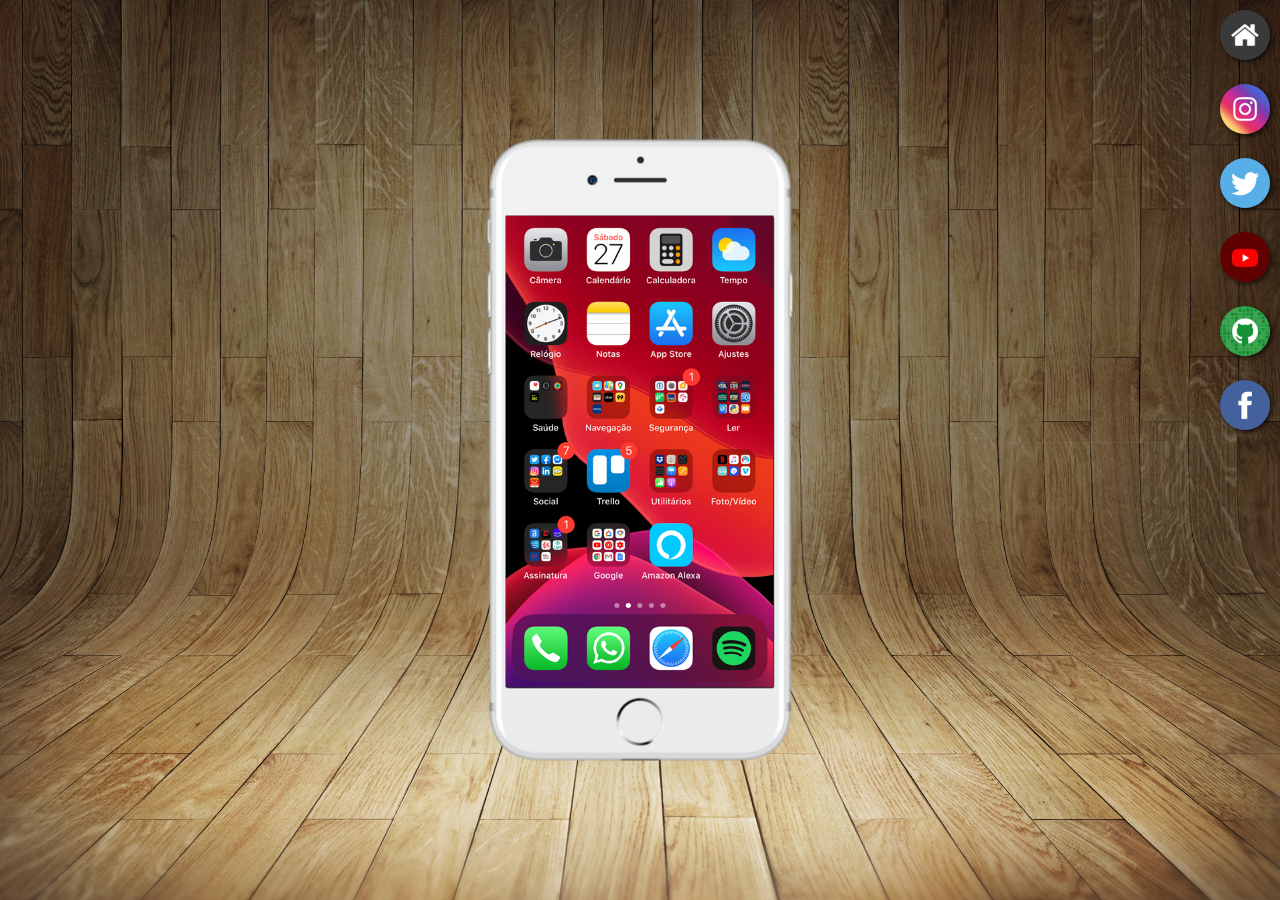
<file: redesocial/index.html>
<!DOCTYPE html>
<html lang="pt-br">
<head>
    <meta charset="UTF-8">
    <meta http-equiv="X-UA-Compatible" content="IE=edge">
    <meta name="viewport" content="width=device-width, initial-scale=1.0">
    <title>Document</title>
    <link rel="shortcut icon" href="favicon.ico" type="image/x-icon">
    <link rel="stylesheet" href="estilo/style.css">

</head>
<body>
    <main>
        <section id="telefone">
            <iframe src="home.html" name="tela" id="tela" frameborder="0"></iframe>

        </section>
        <section id="rede">
            <a href="home.html" target="tela"><img src="imagens/logo-home.jpg" alt="Home"></a><br>
            <a href="instagram.html" target="tela"><img src="imagens/logo-instagram.jpg" alt="Instagram"></a><br>
            <a href="twitter.html" target="tela"><img src="imagens/logo-twitter.jpg" alt="Twitter"></a><br>
            <a href="youtube.html" target="tela"><img src="imagens/logo-youtube.jpg" alt="YouTube"></a><br>
            <a href="github.html" target="tela"><img src="imagens/logo-github.jpg" alt="GitHub"></a><br>
            <a href="facebook.html" target="tela"><img src="imagens/logo-facebook.jpg" alt="Facebook"></a>

        </section>
    </main>
    
</body>
</html>
</file>
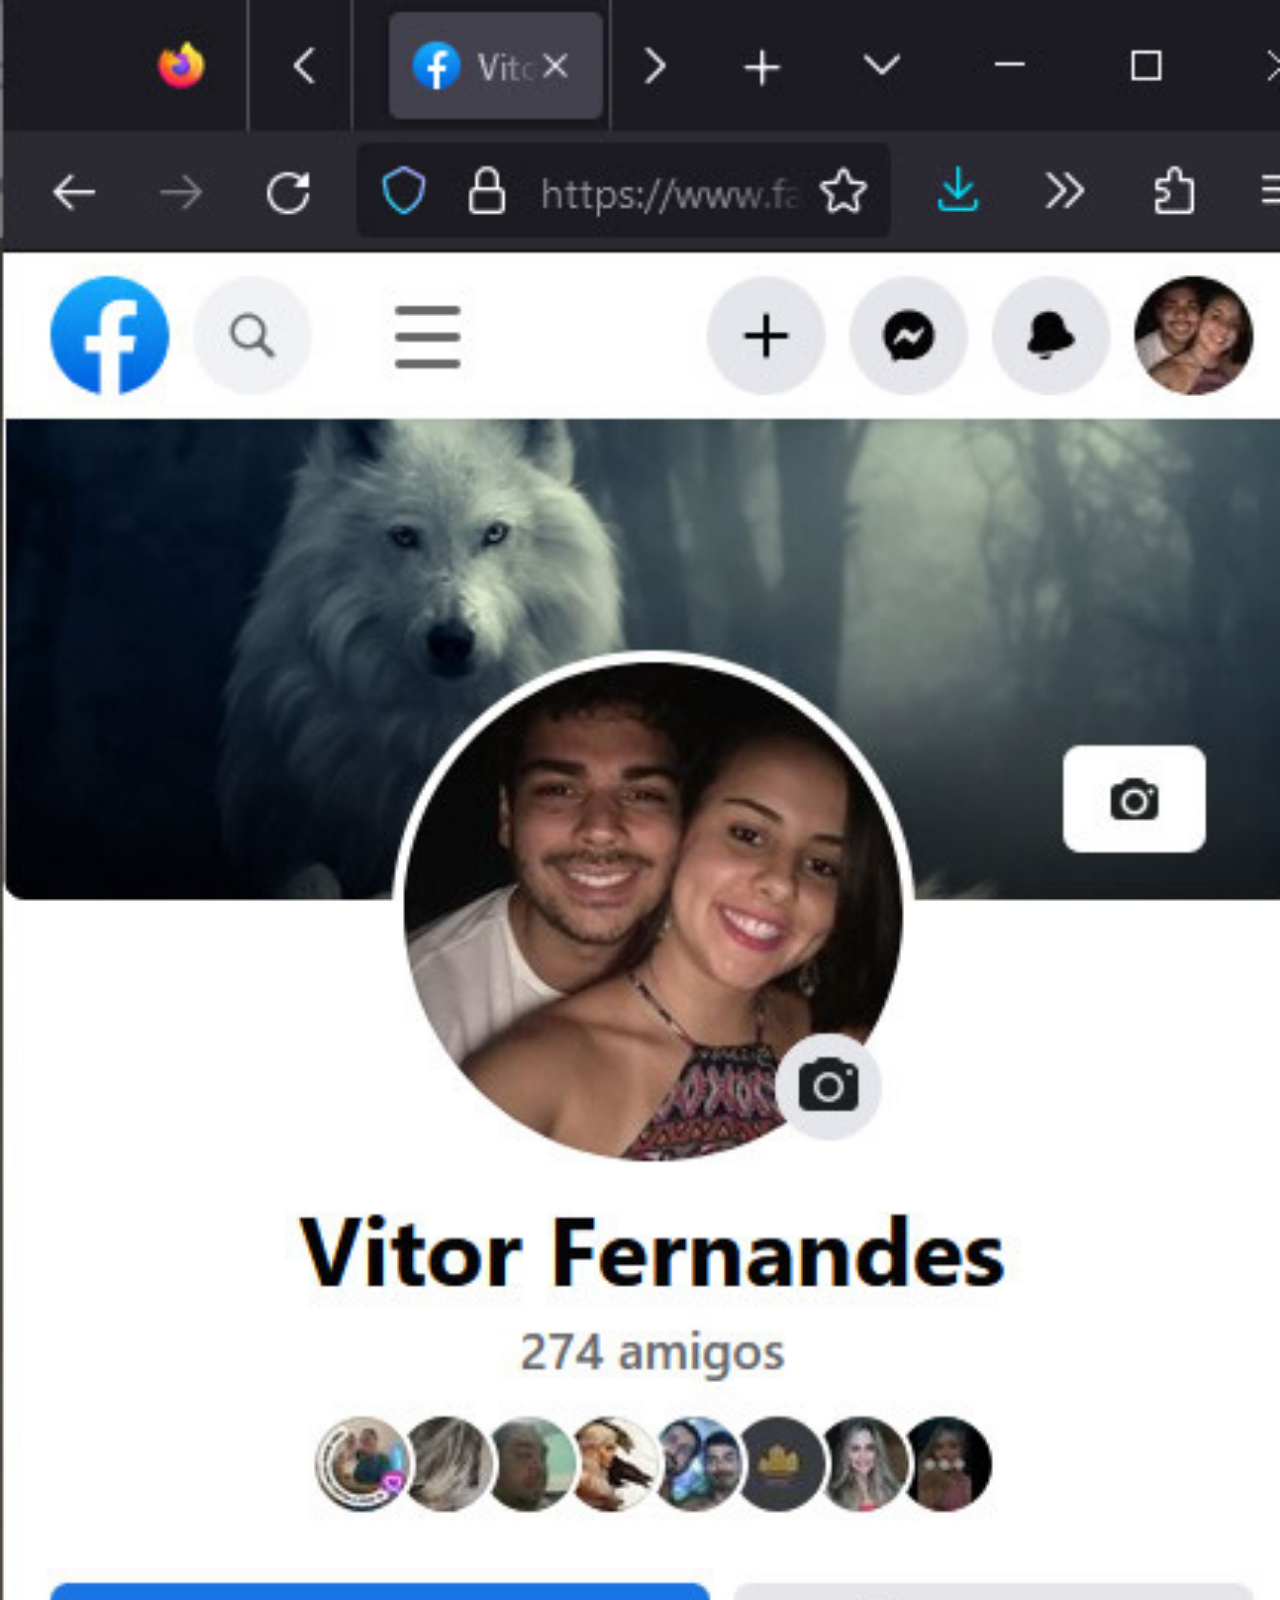
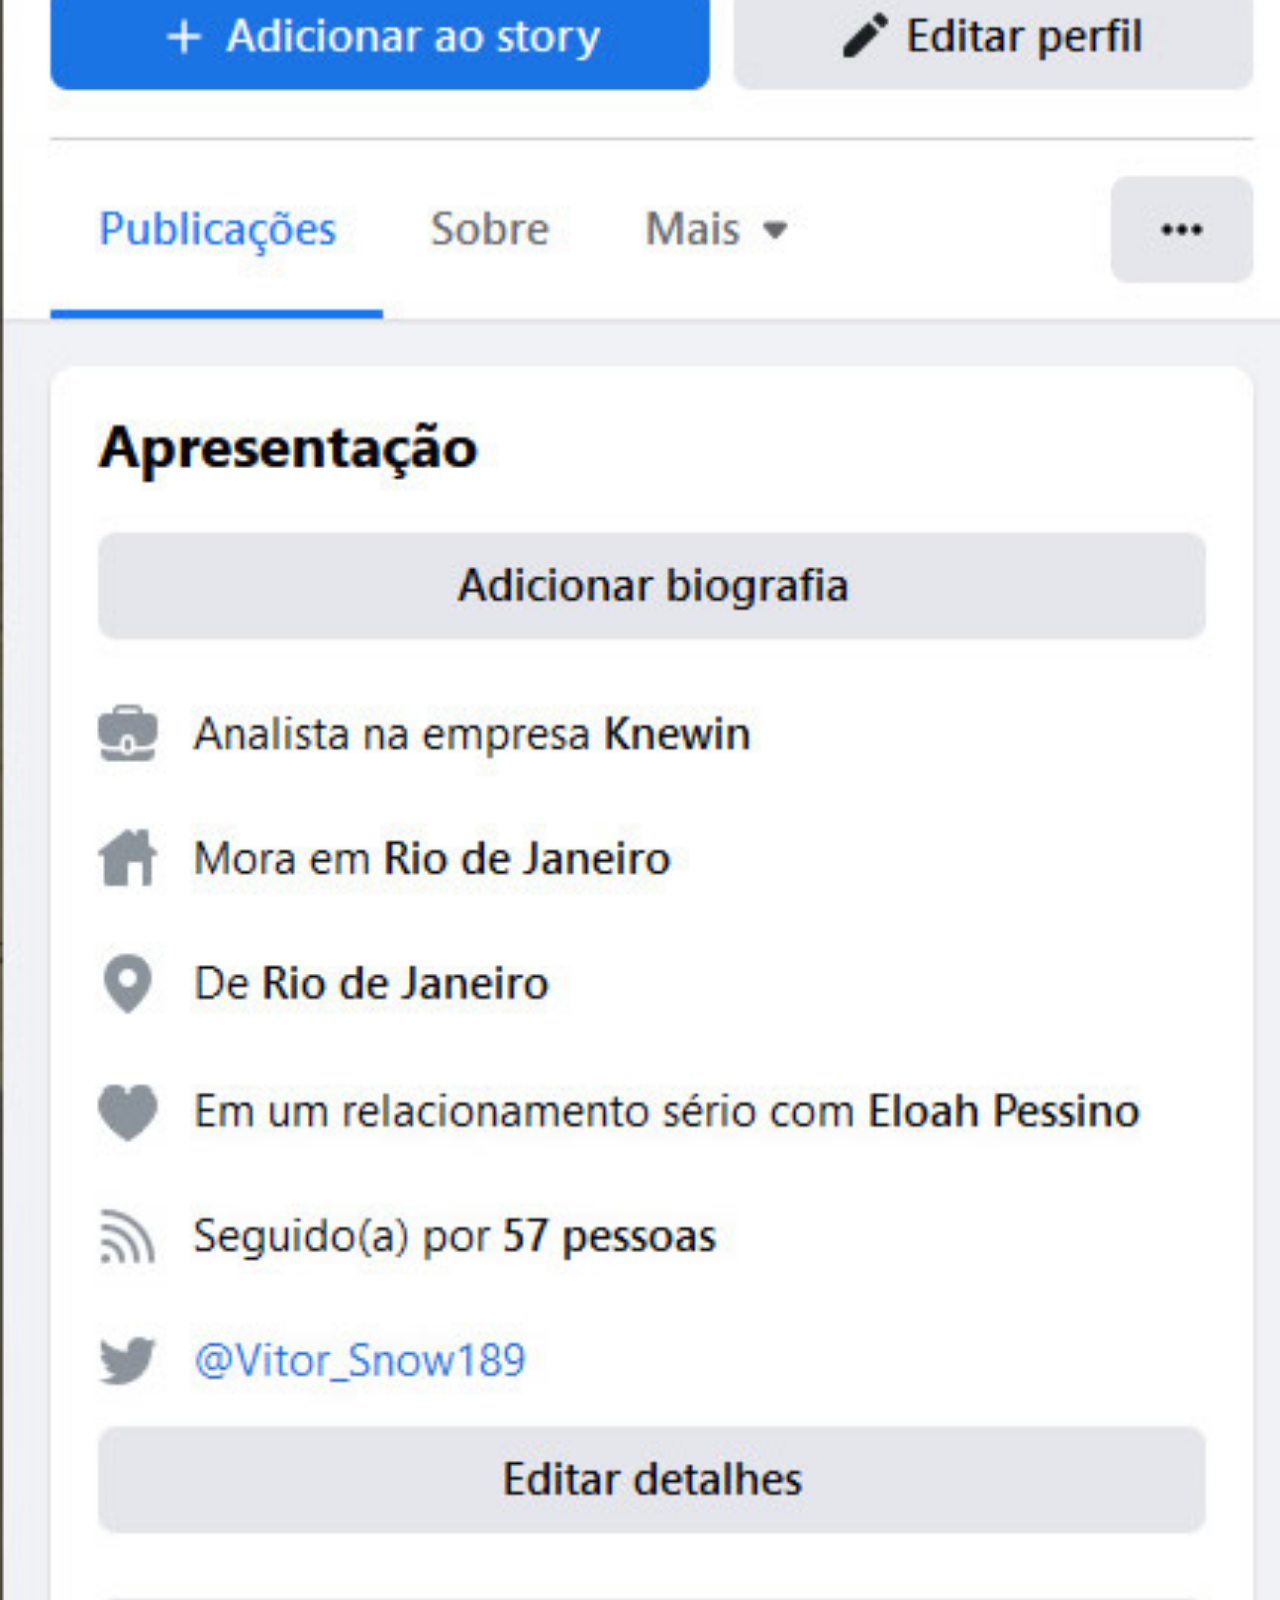
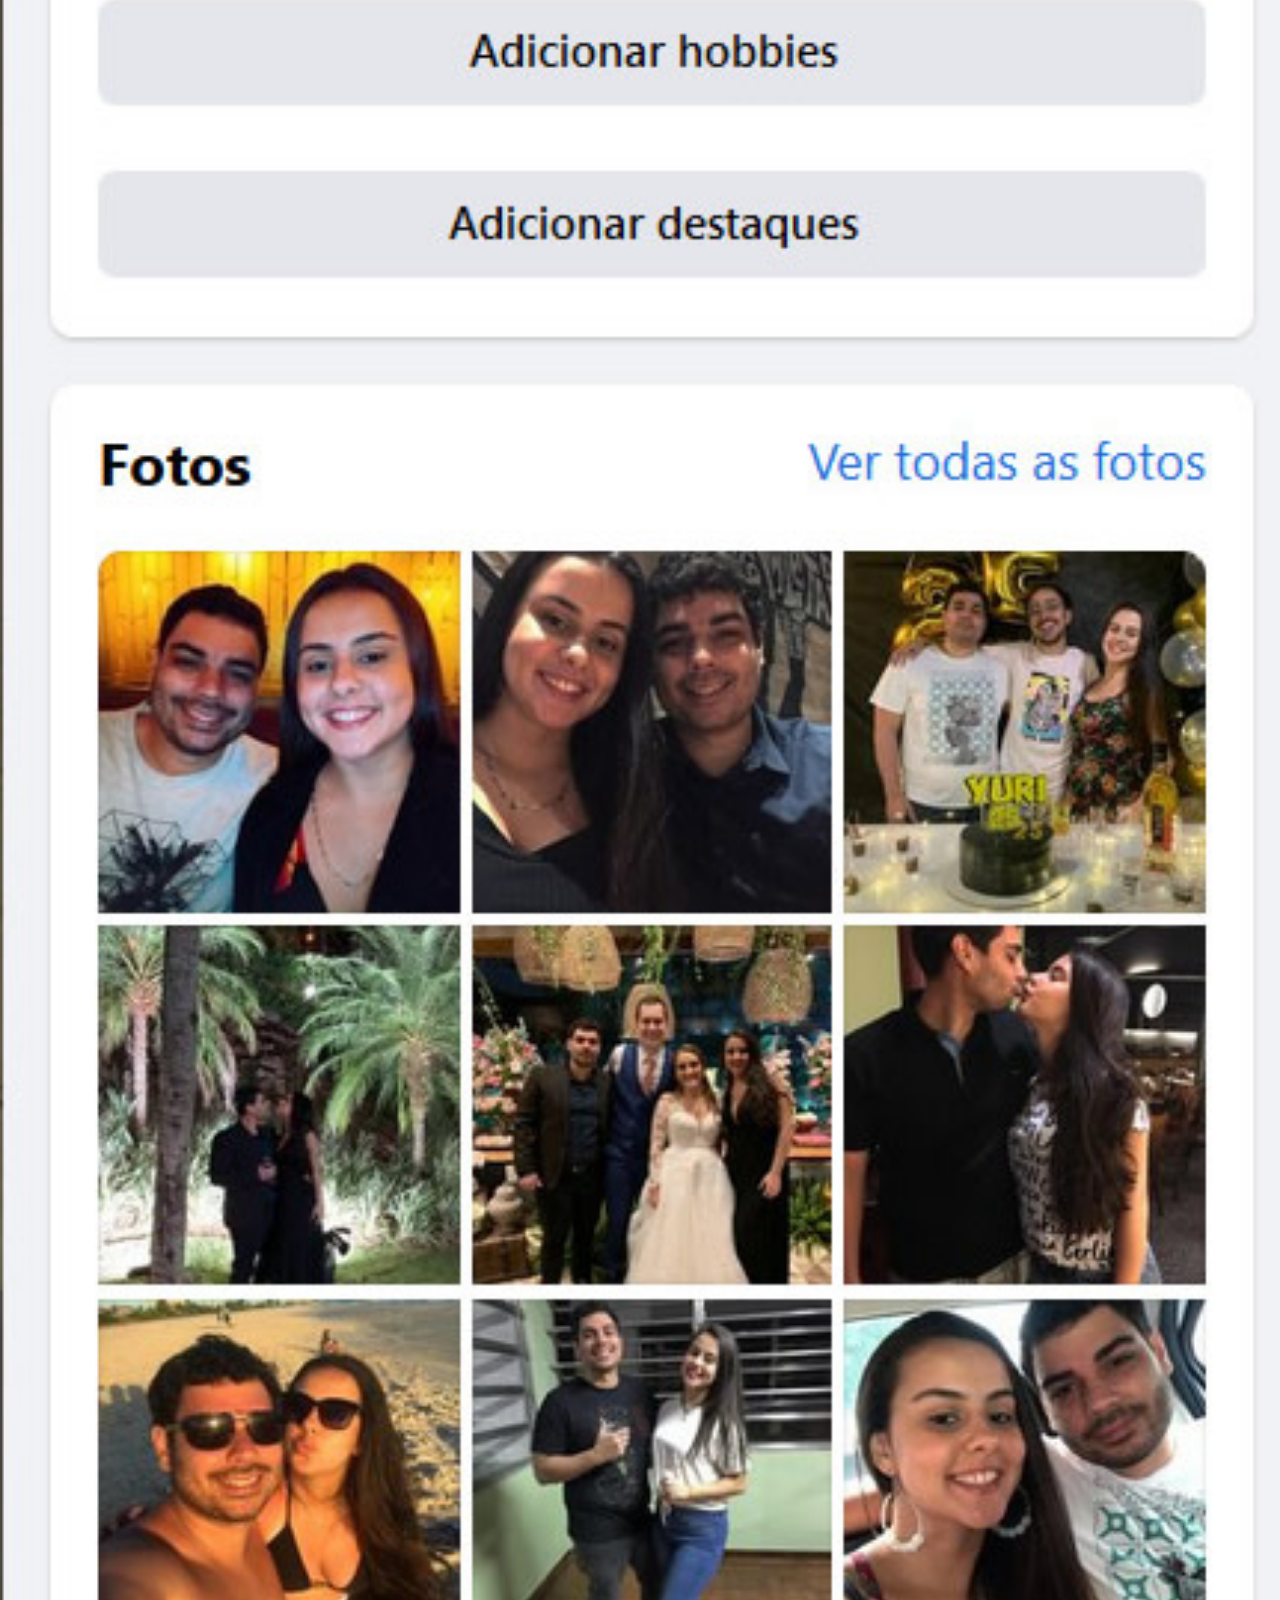
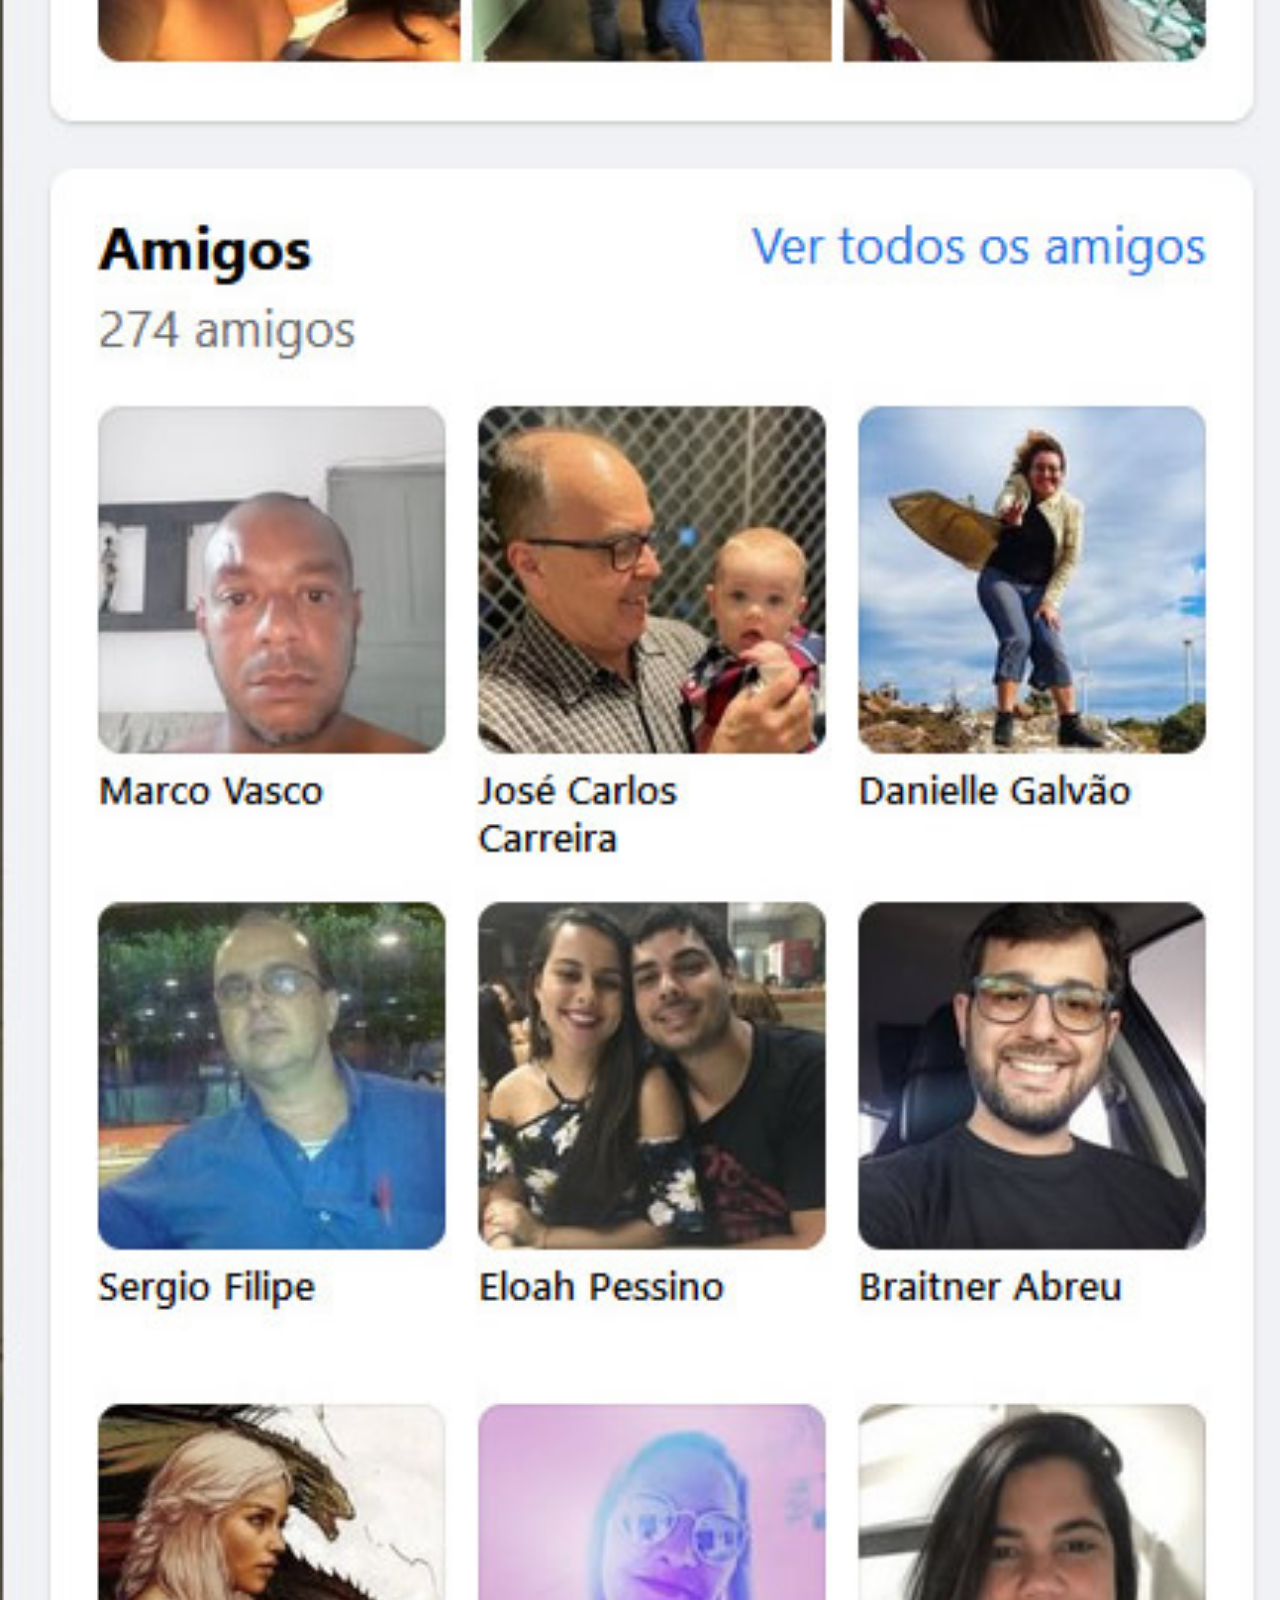
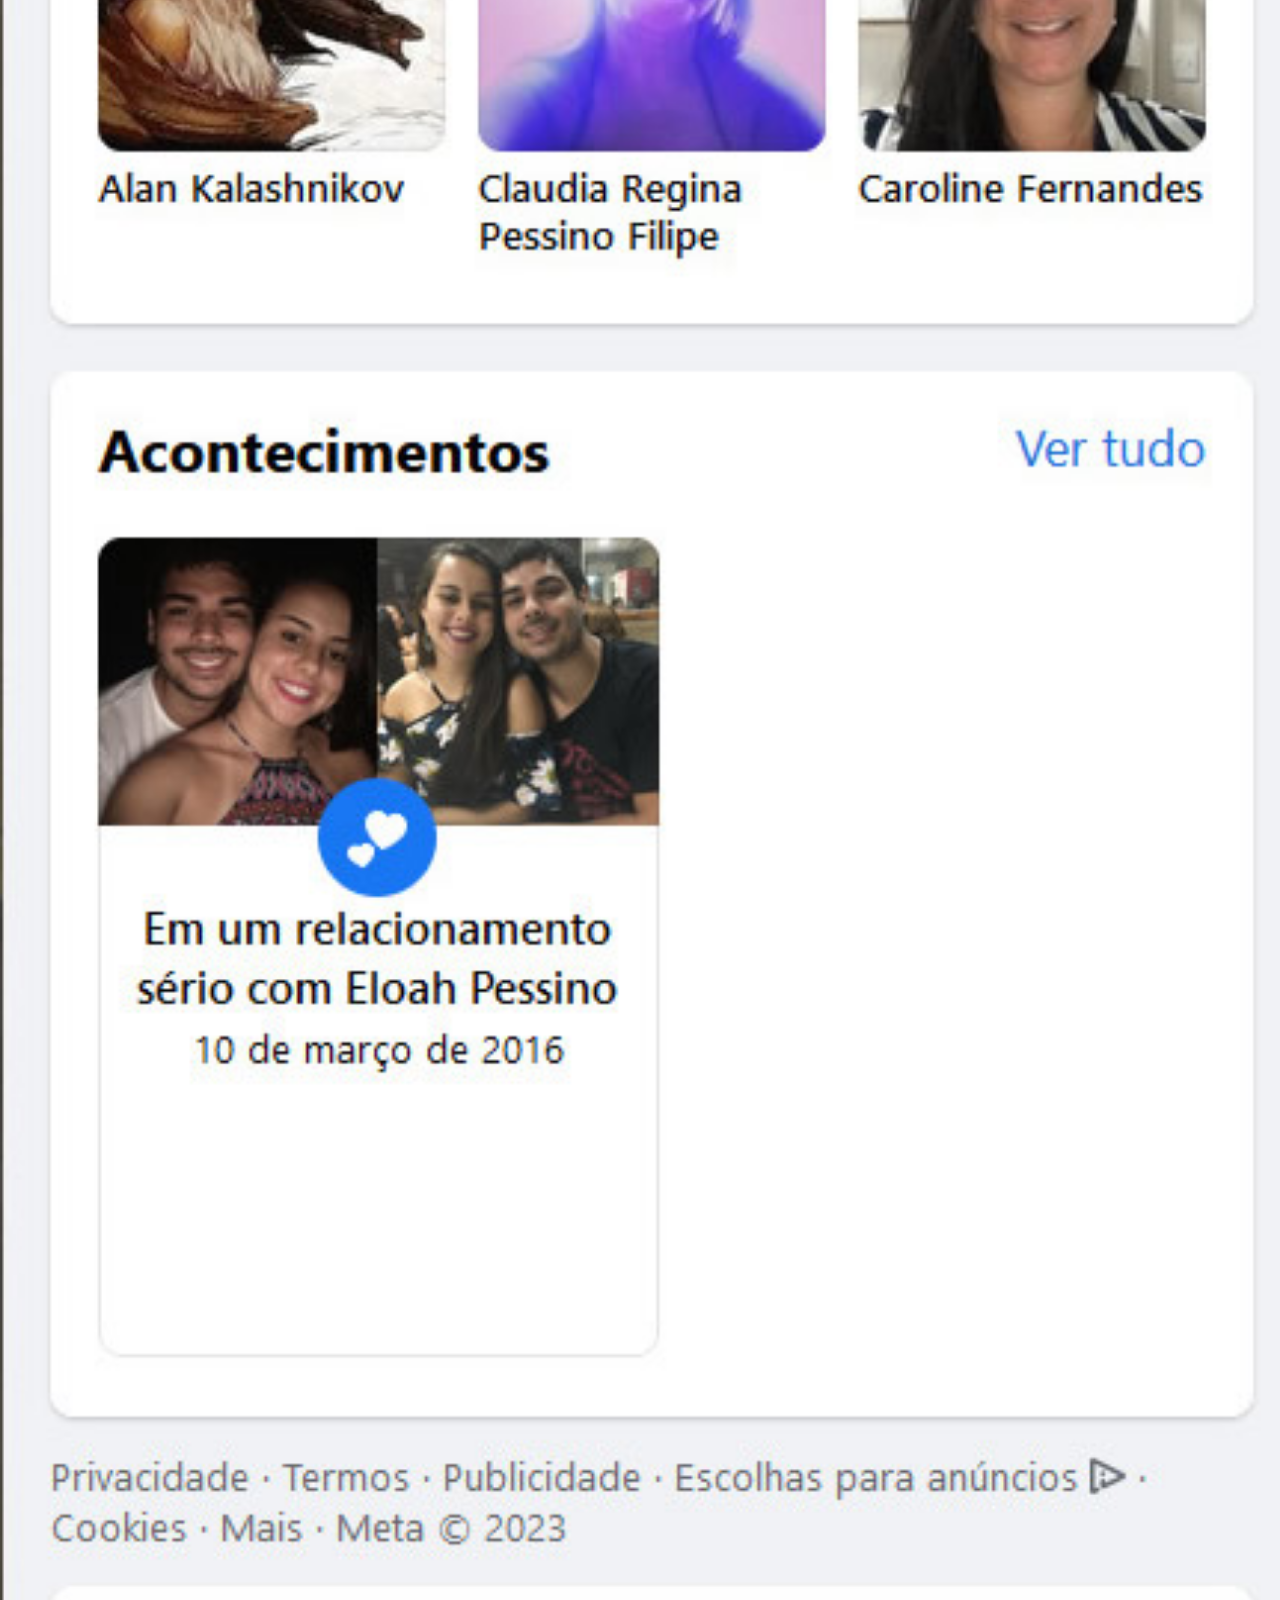
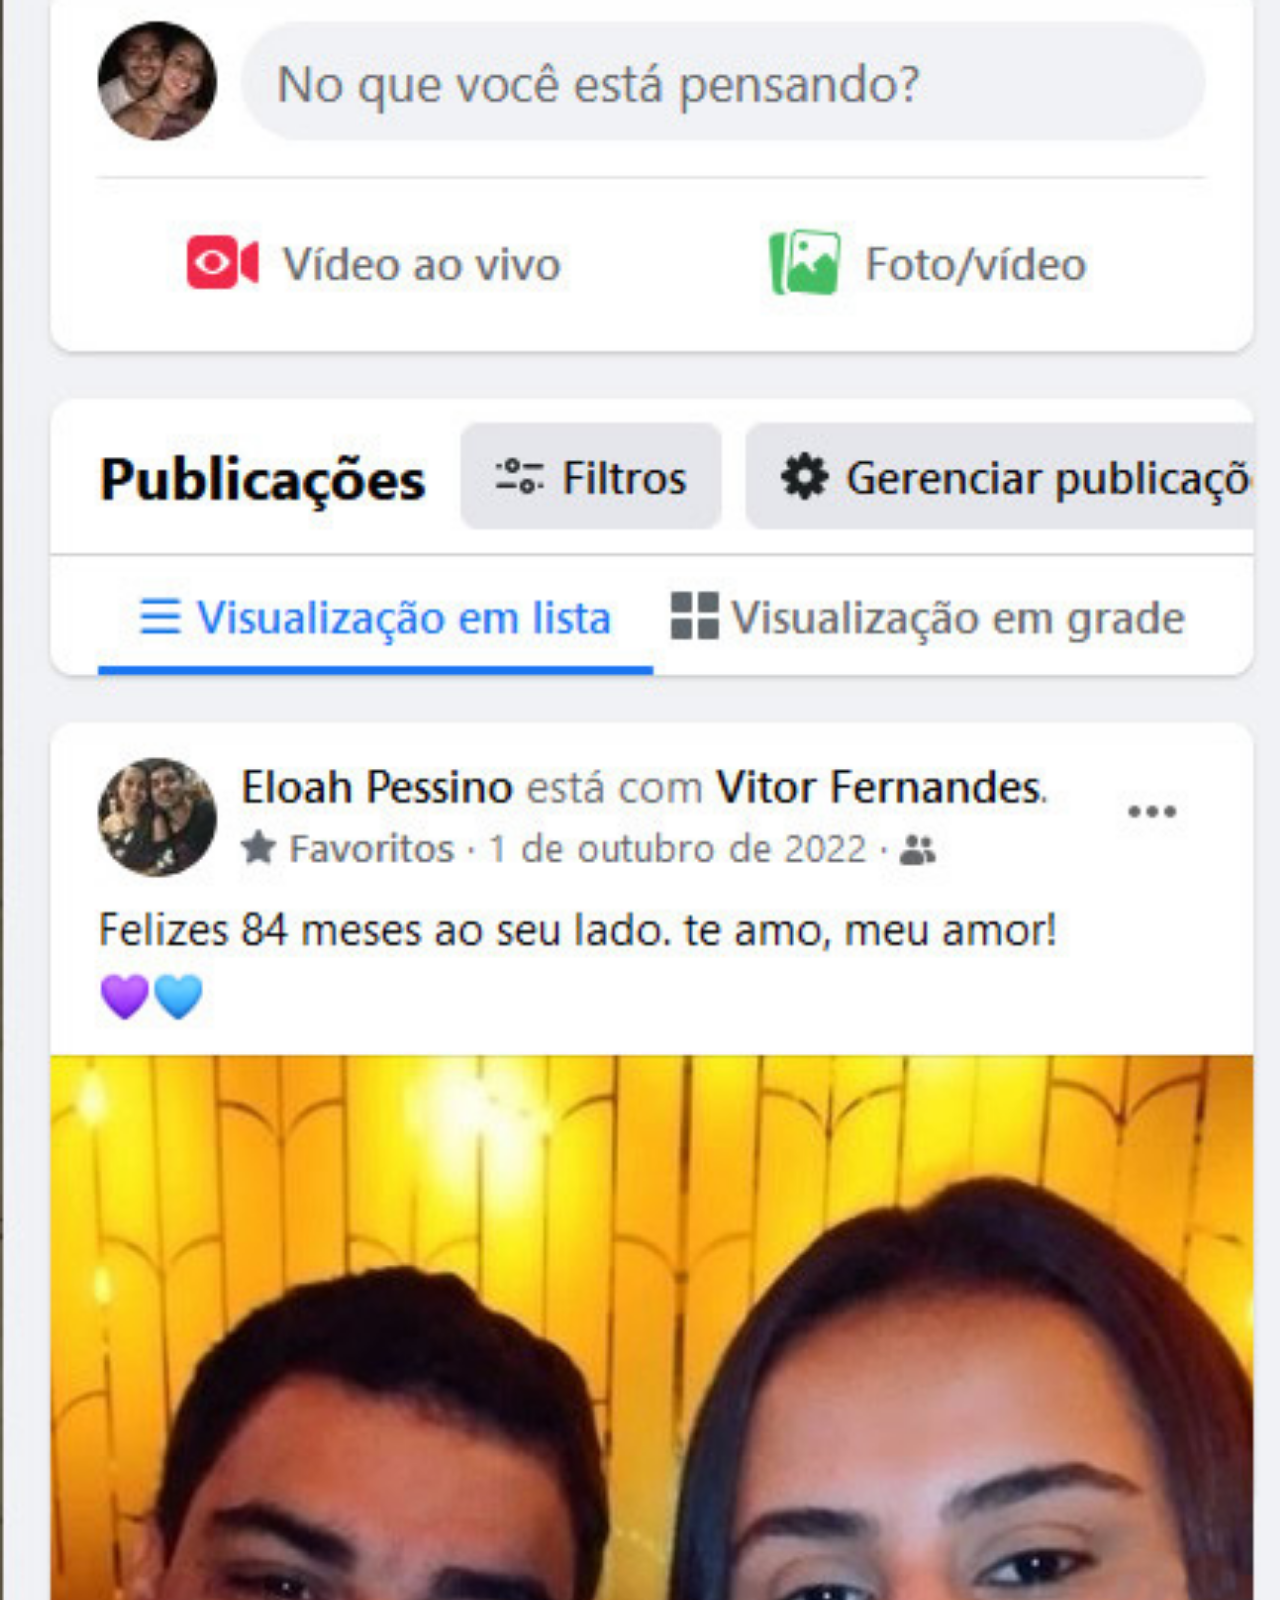
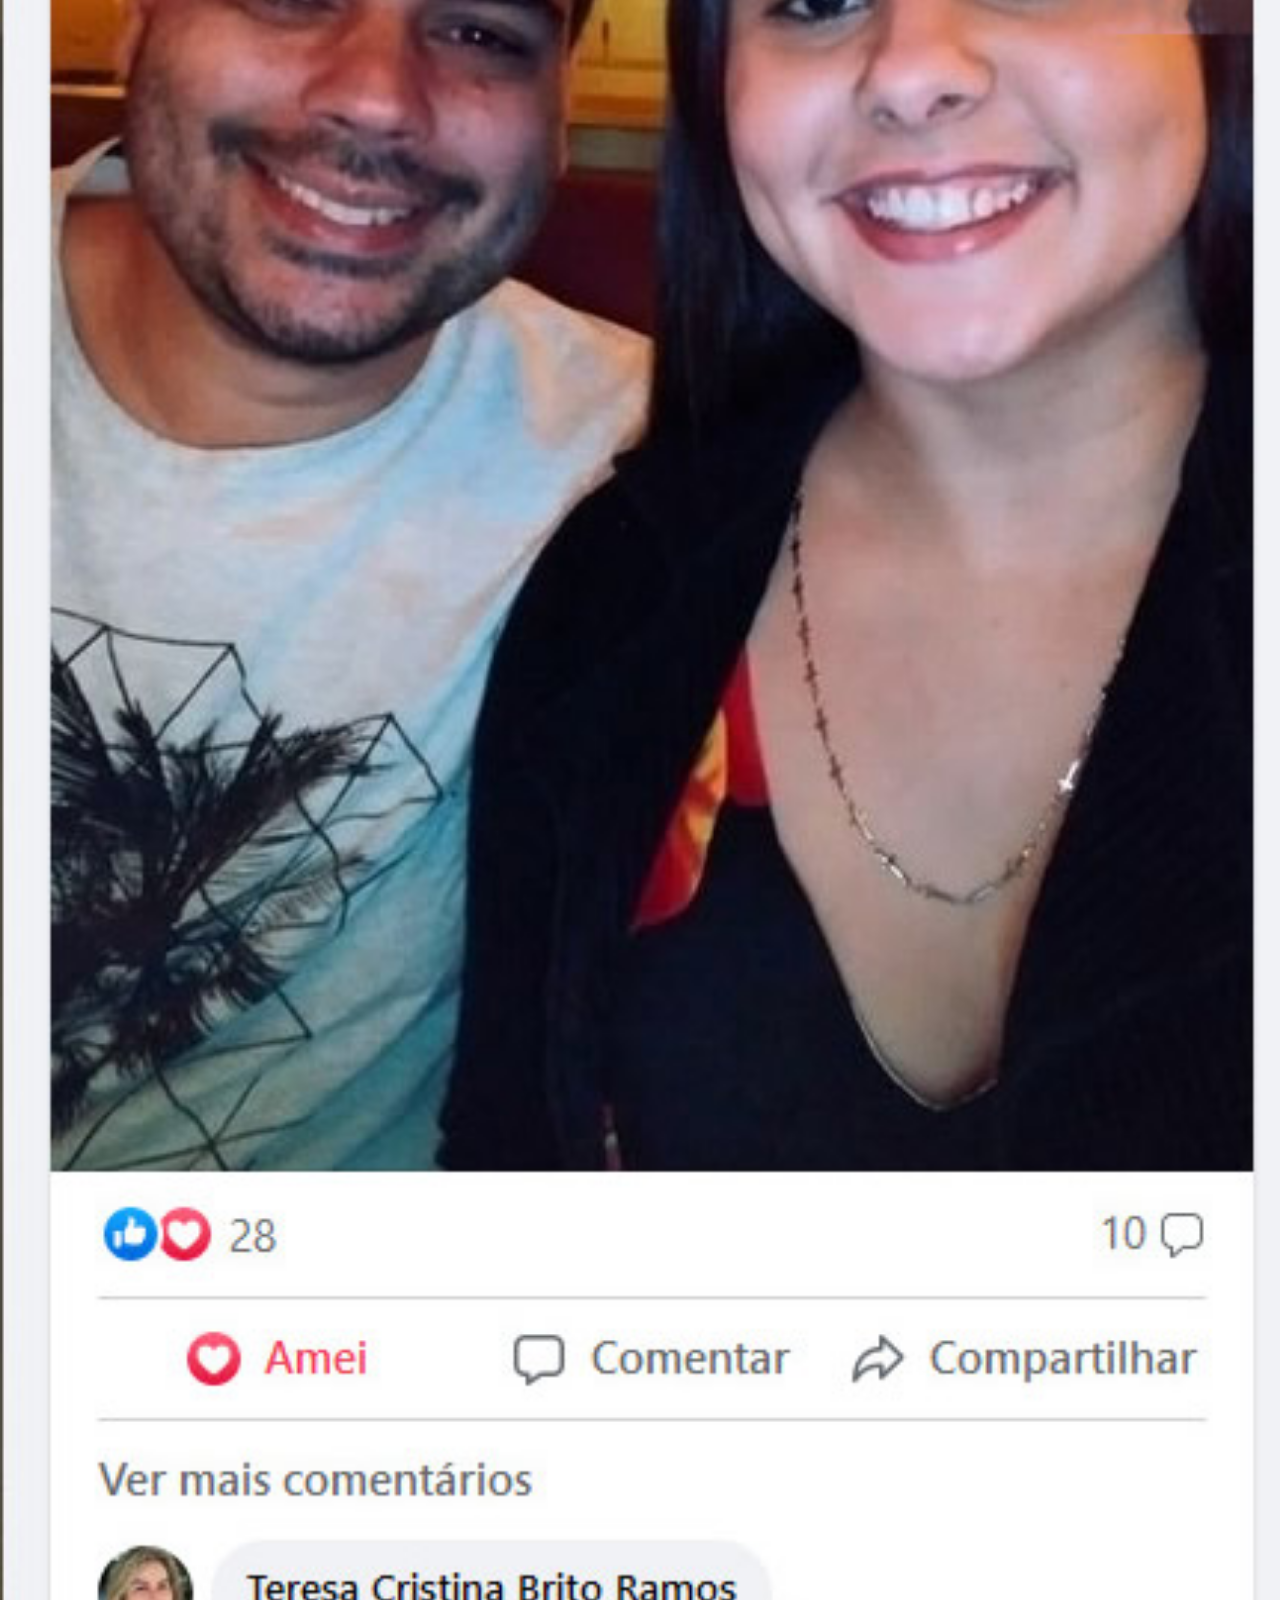
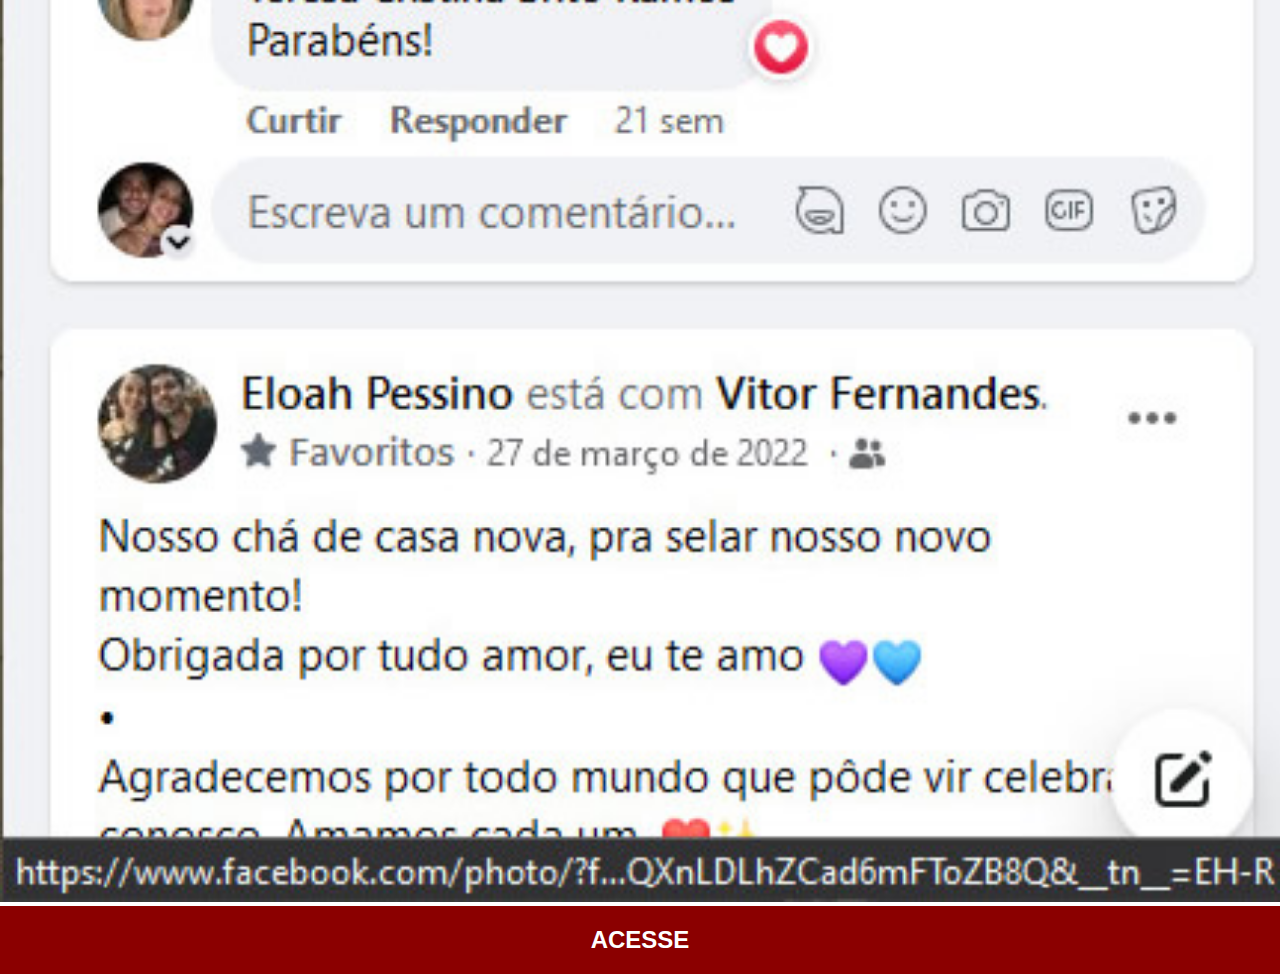
<file: redesocial/facebook.html>
<!DOCTYPE html>
<html lang="pt-br">
<head>
    <meta charset="UTF-8">
    <meta http-equiv="X-UA-Compatible" content="IE=edge">
    <meta name="viewport" content="width=device-width, initial-scale=1.0">
    <title>Facebook</title>
    <link rel="stylesheet" href="estilo/social.css">
</head>
<body>
    <img src="imagens/face.jpg" alt="Facebook">
    <a href="https://www.facebook.com/vitor.fernandes.5473/" target="_blank">ACESSE</a>
</body>
</html>
</file>
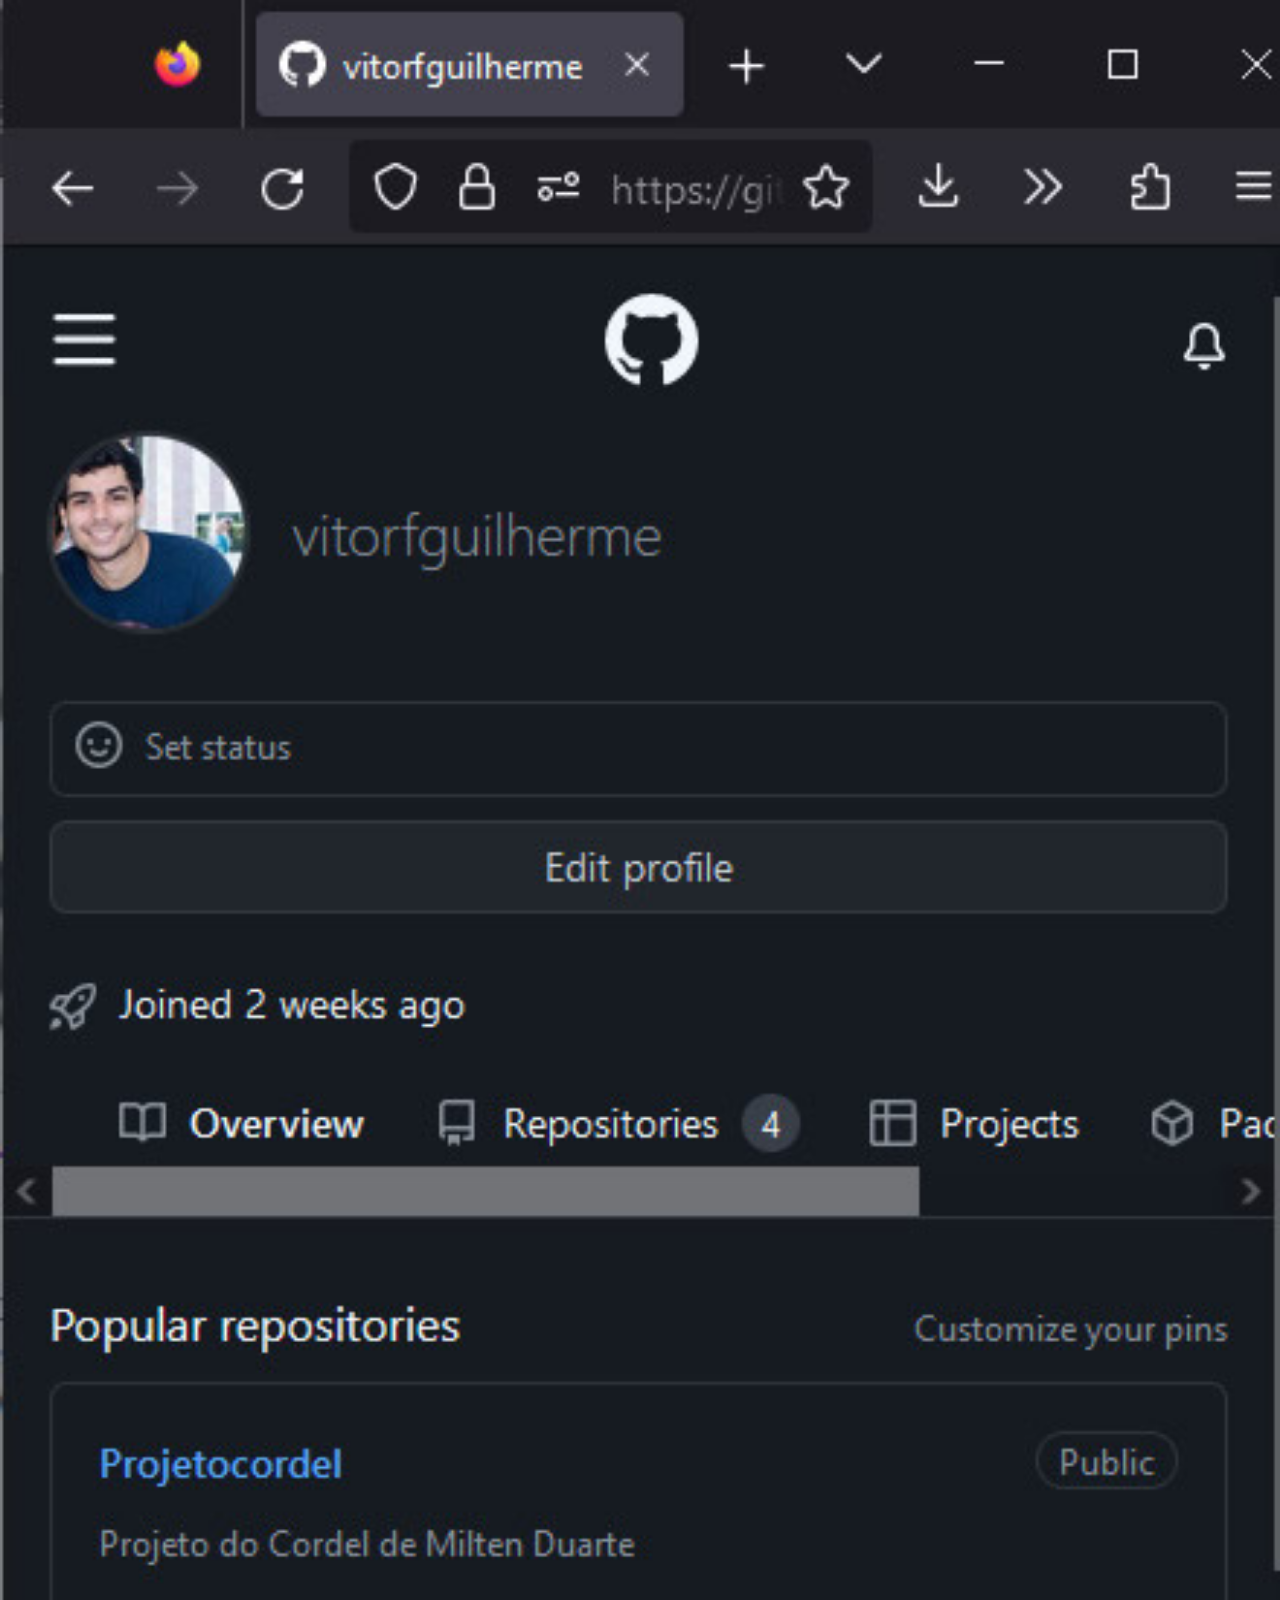
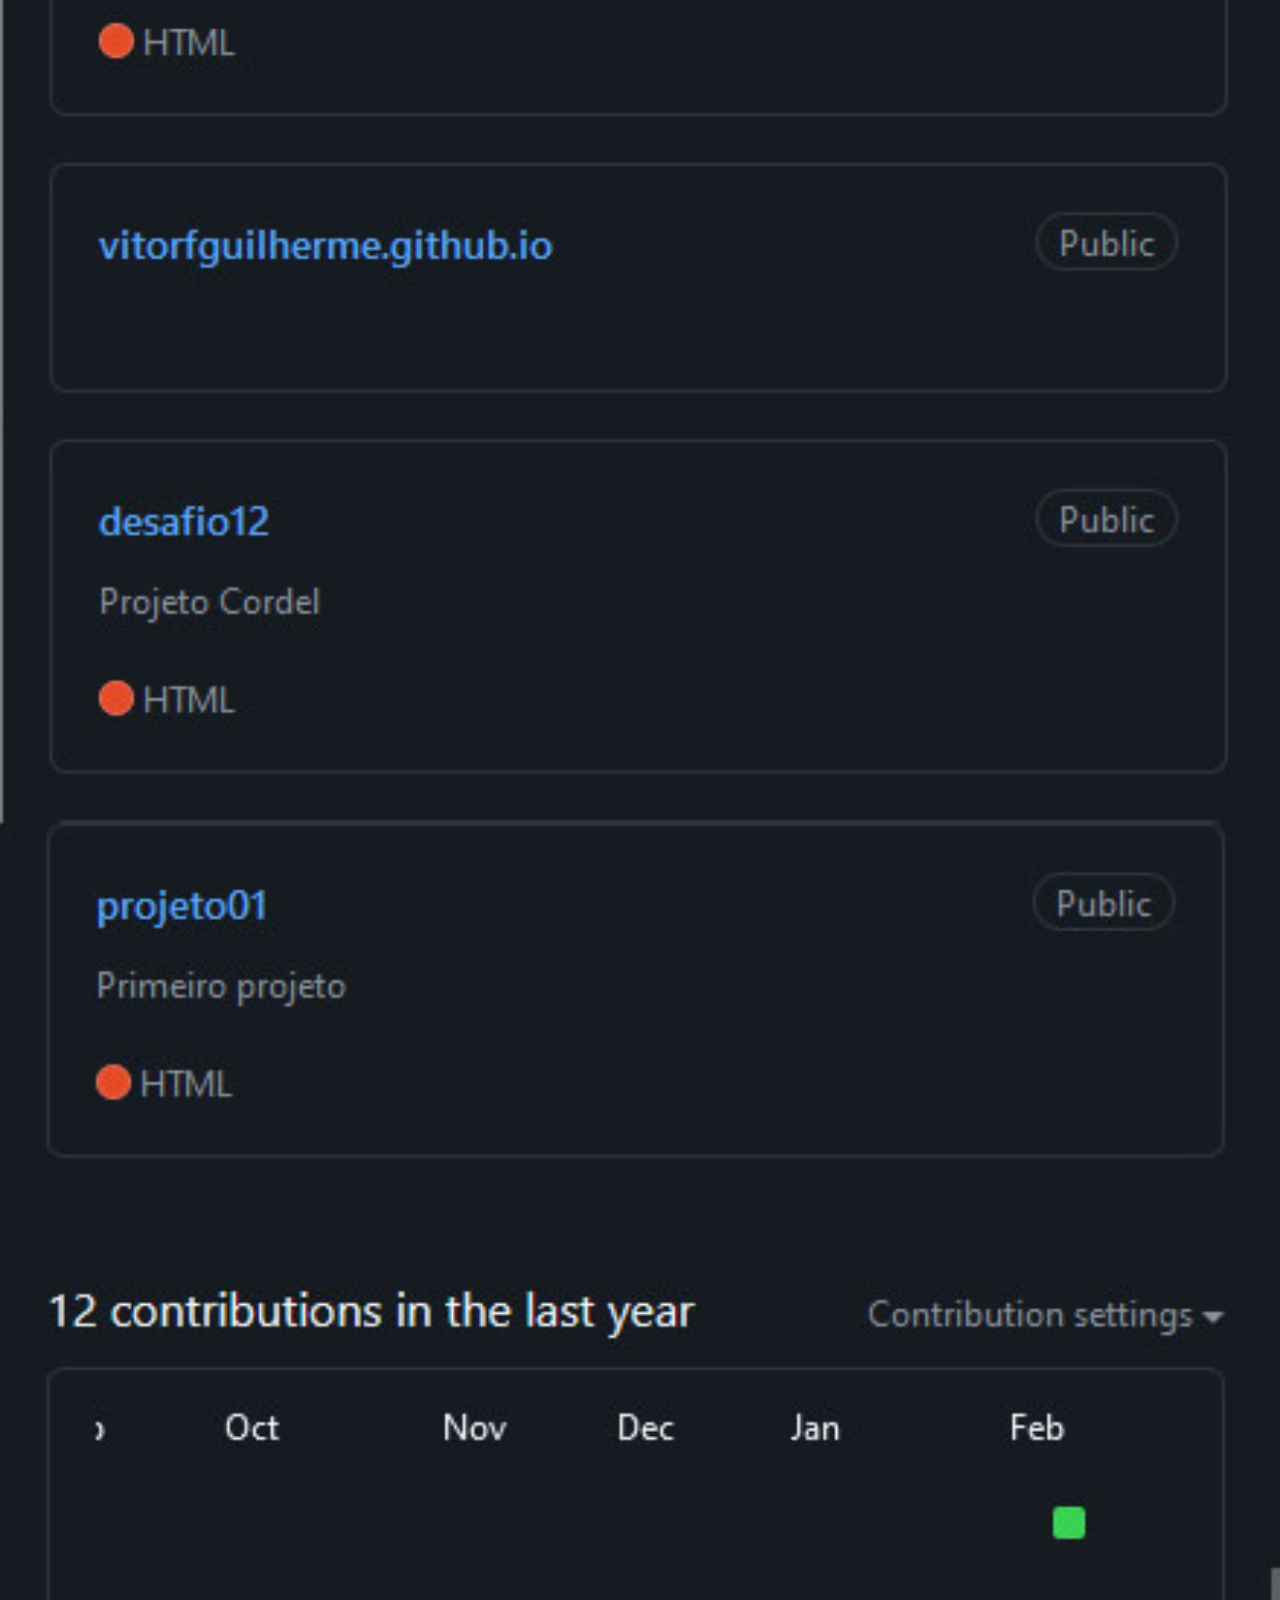
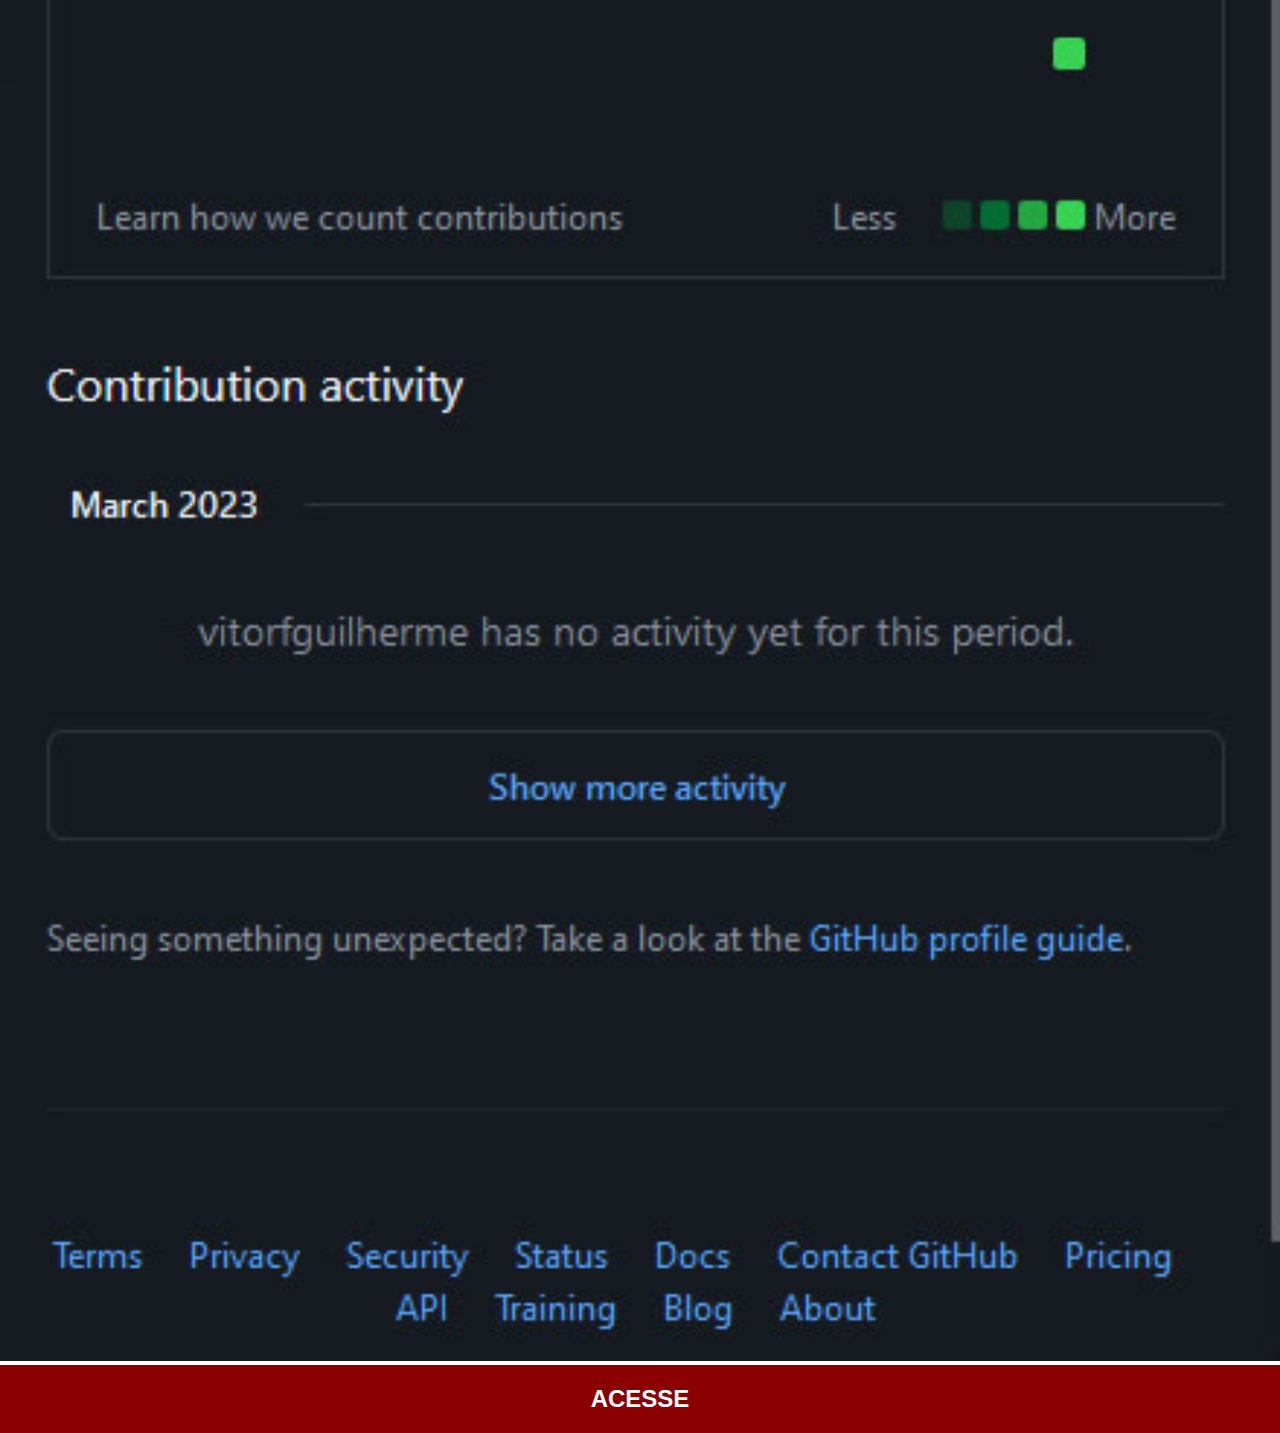
<file: redesocial/github.html>
<!DOCTYPE html>
<html lang="pt-br">
<head>
    <meta charset="UTF-8">
    <meta http-equiv="X-UA-Compatible" content="IE=edge">
    <meta name="viewport" content="width=device-width, initial-scale=1.0">
    <title>GitHub</title>
    <link rel="stylesheet" href="estilo/social.css">
</head>
<body>
    <img src="imagens/gh.jpg" alt="GitHub">
    <a href="https://github.com/vitorfguilherme" target="_blank">ACESSE</a>
    
</body>
</html>
</file>
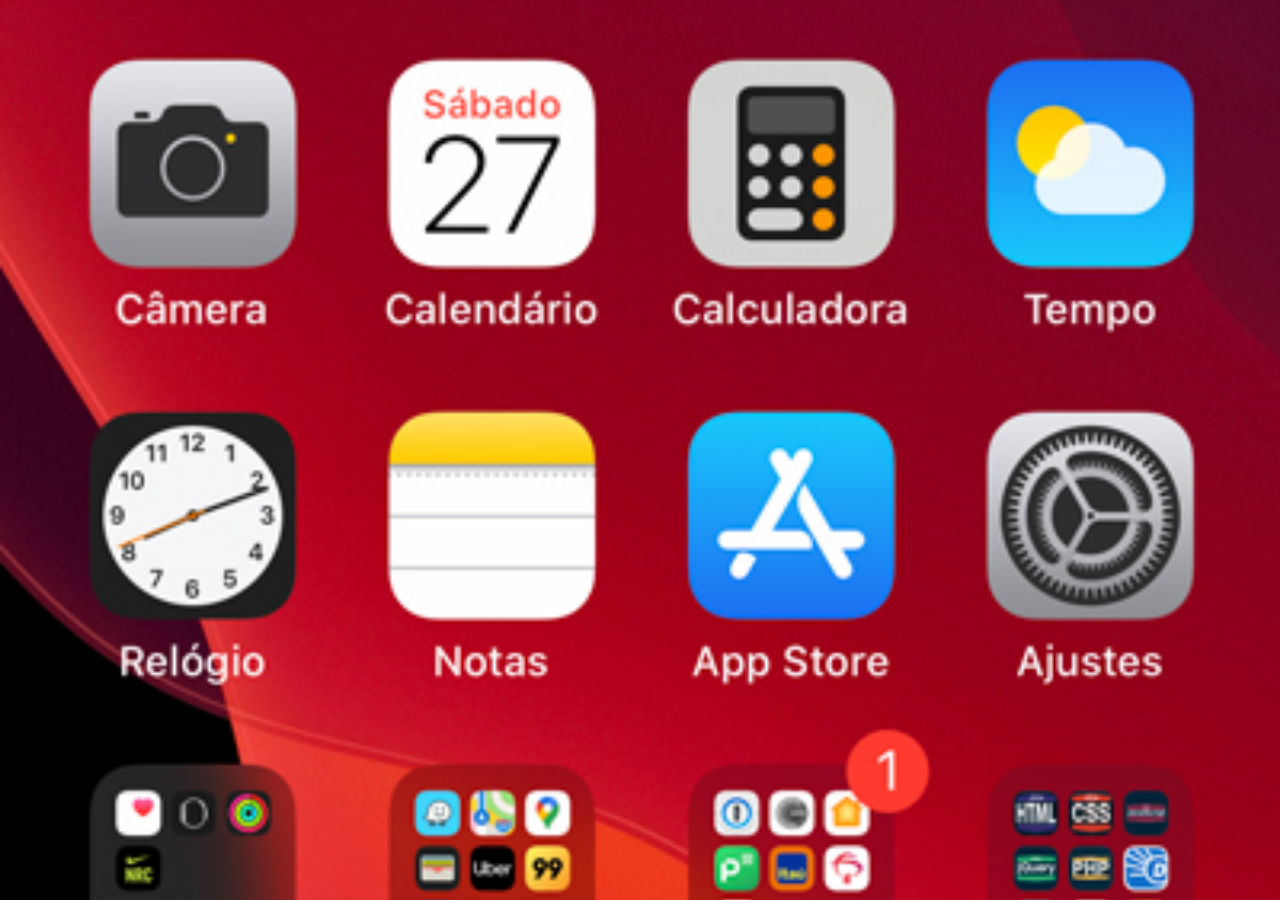
<file: redesocial/home.html>
<!DOCTYPE html>
<html lang="pt-br">
<head>
    <meta charset="UTF-8">
    <meta http-equiv="X-UA-Compatible" content="IE=edge">
    <meta name="viewport" content="width=device-width, initial-scale=1.0">
    <title>Home</title>
    <style>
        *{
            margin: 0px;
            padding: 0px;
        }
        body {
            position: absolute;
            background: url('imagens/tela-home.jpg')no-repeat top center;
            background-color: black;
            background-size: cover;
        }
    </style>
</head>
<body>
    
</body>
</html>
</file>
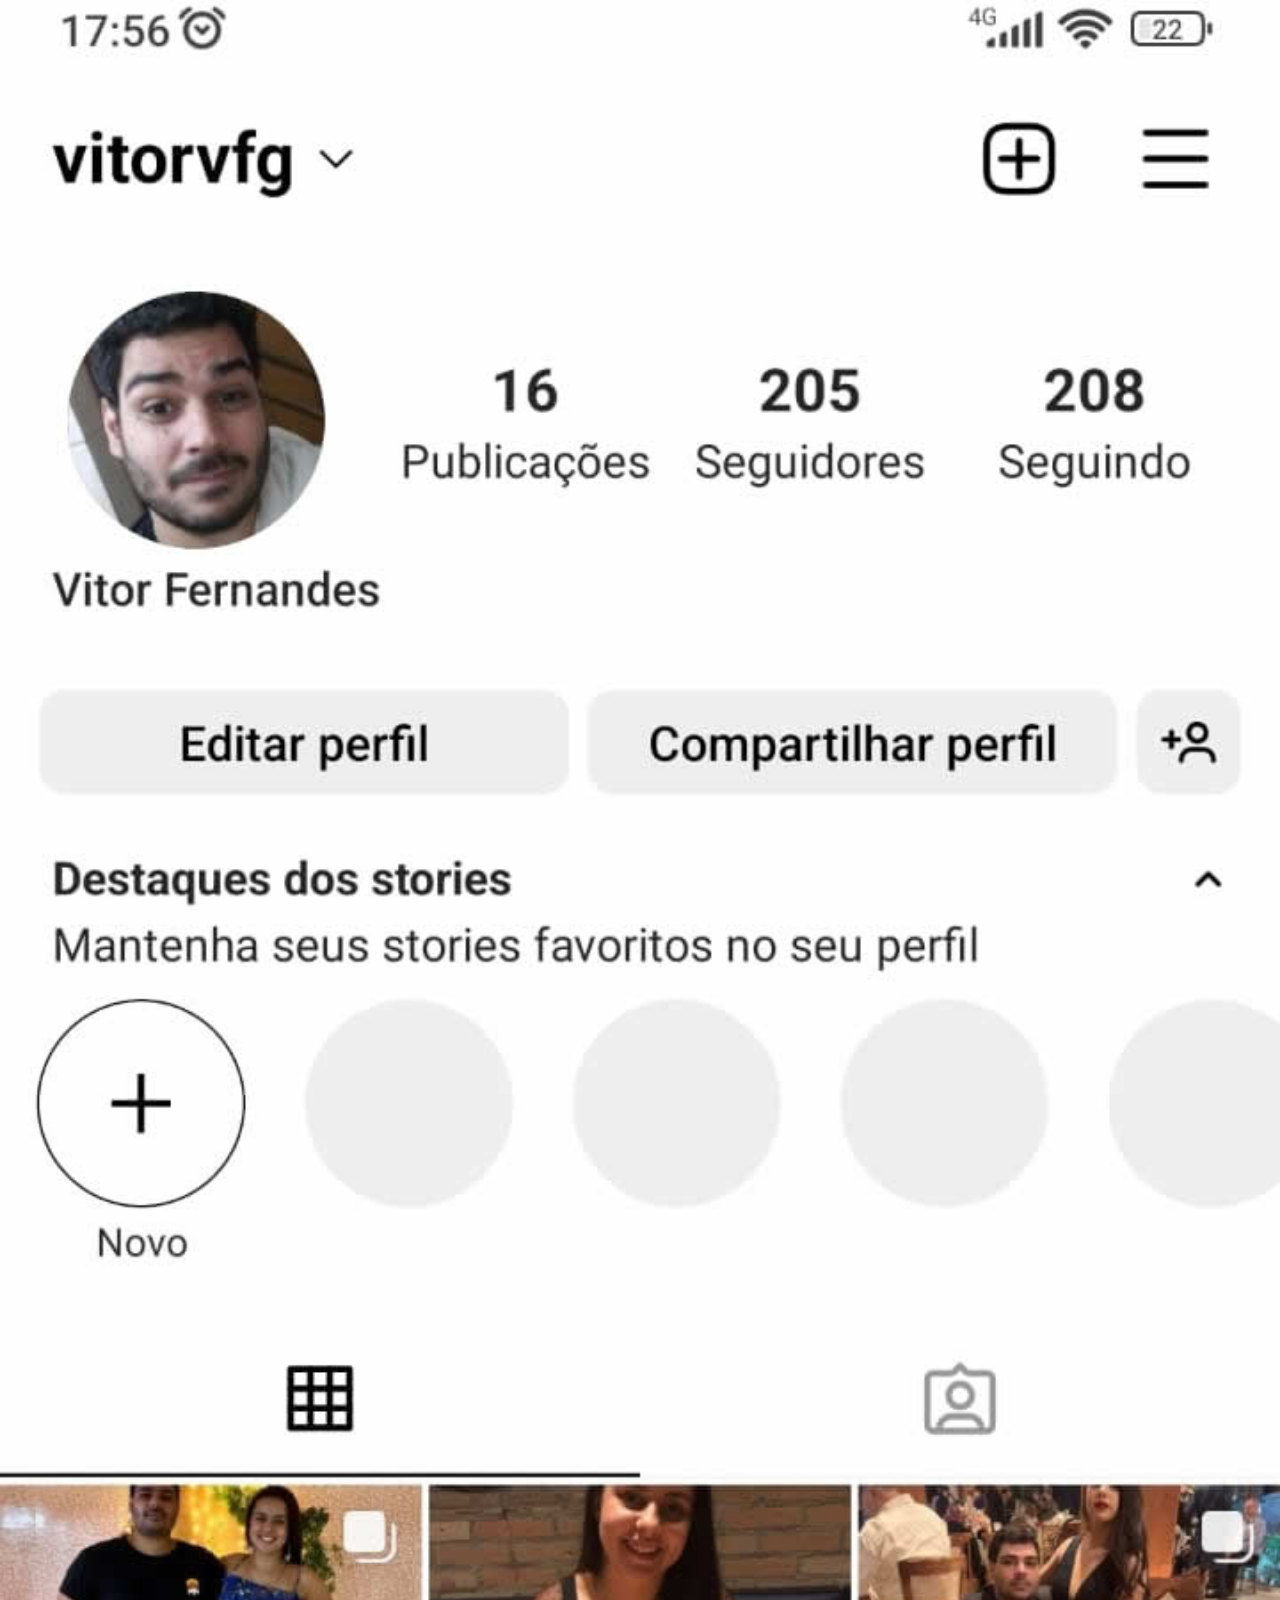
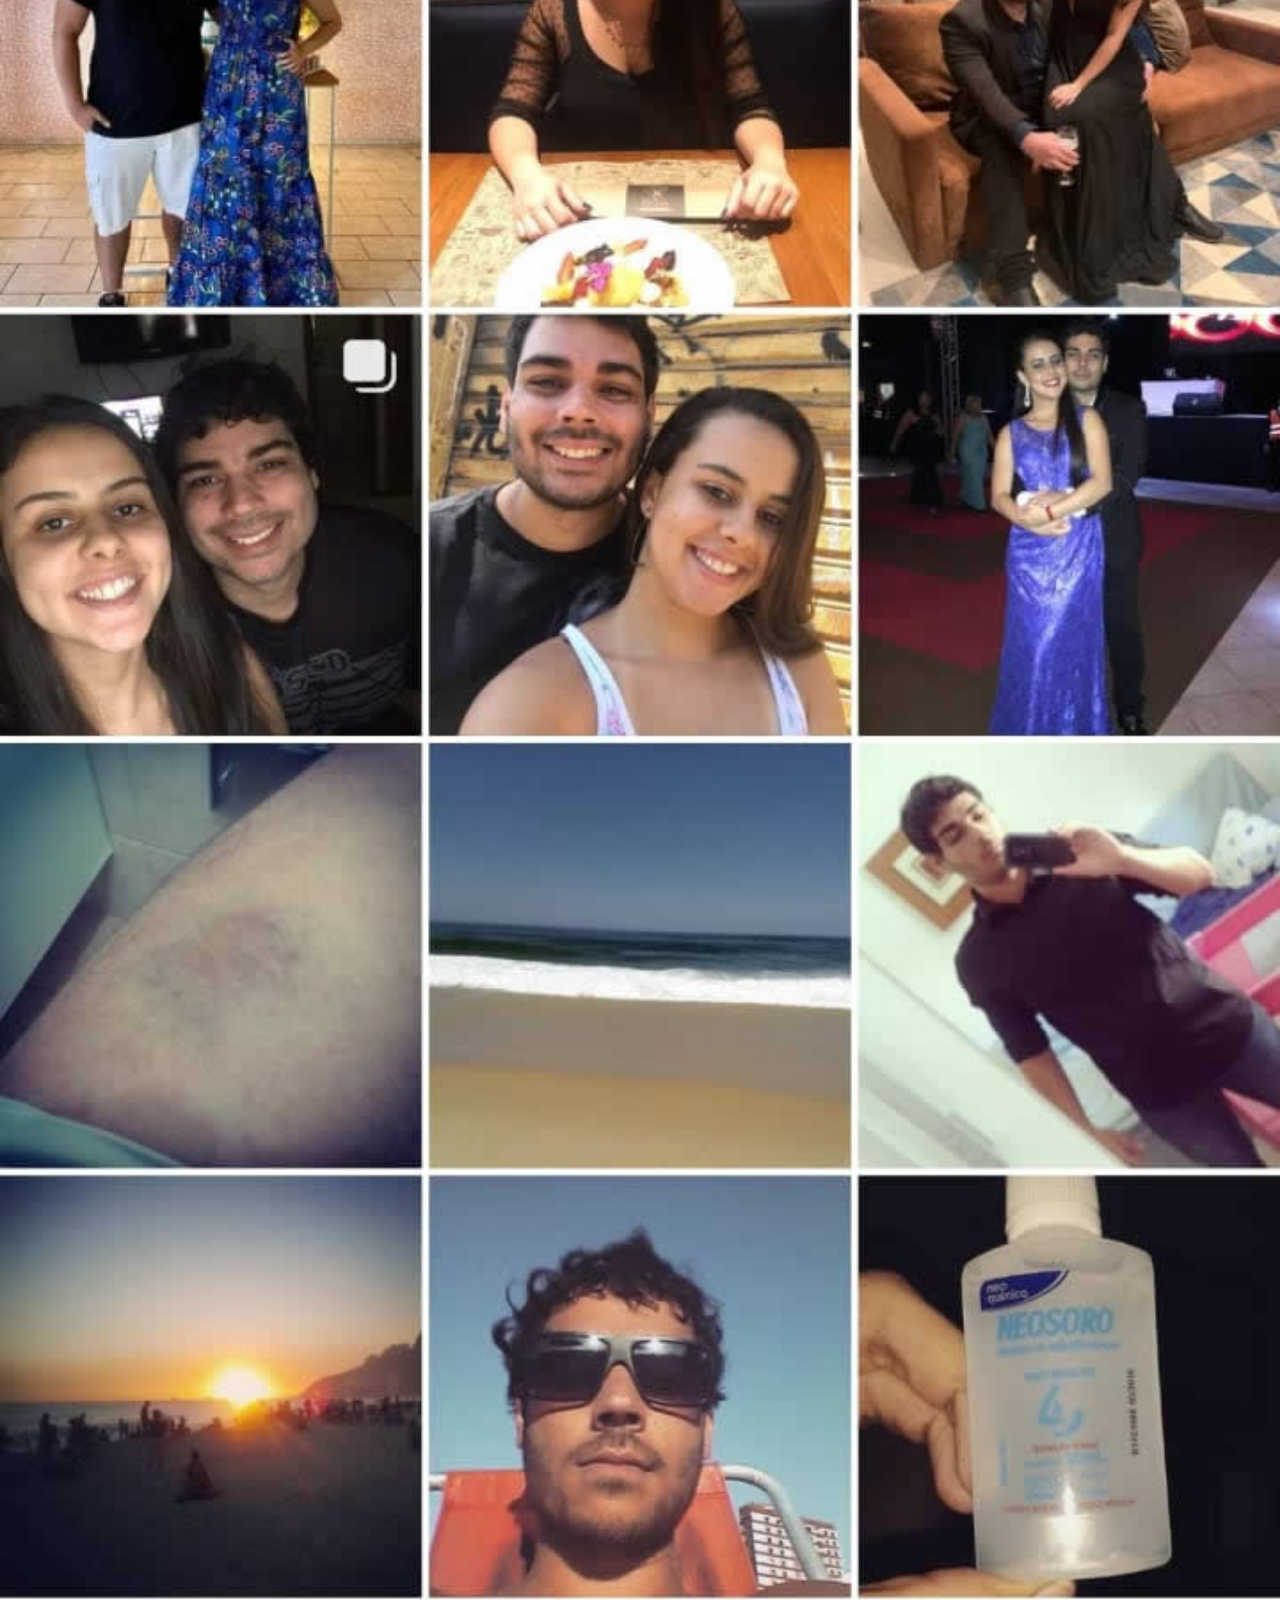
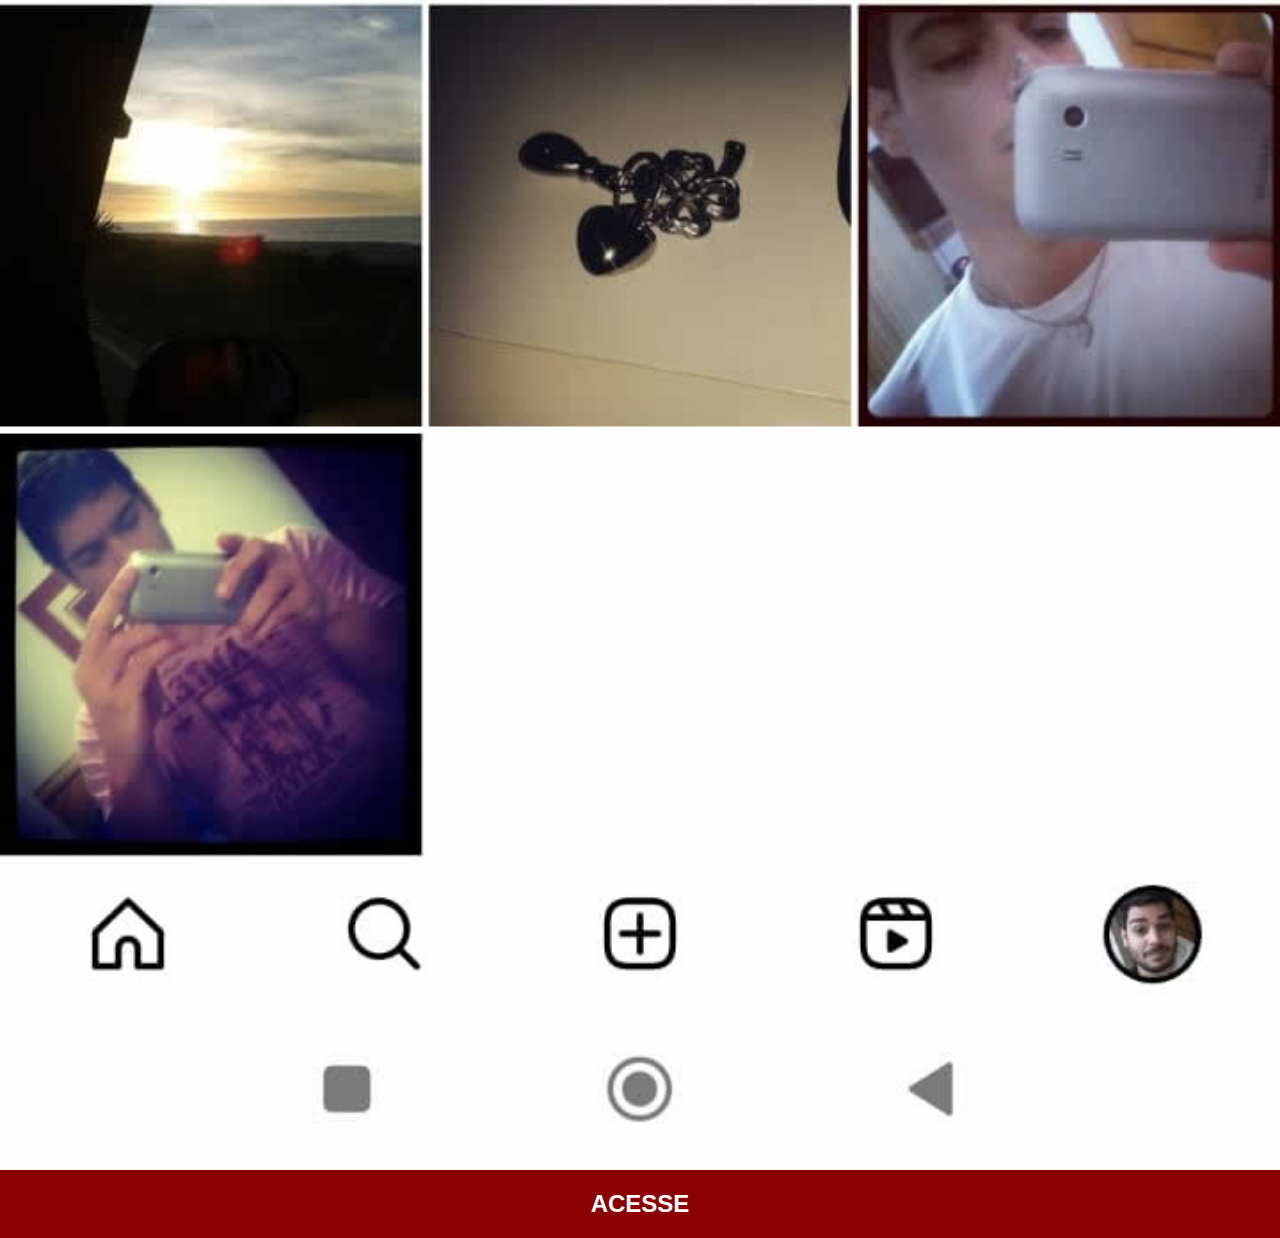
<file: redesocial/instagram.html>
<!DOCTYPE html>
<html lang="pt-br">
<head>
    <meta charset="UTF-8">
    <meta http-equiv="X-UA-Compatible" content="IE=edge">
    <meta name="viewport" content="width=device-width, initial-scale=1.0">
    <title>Instagram</title>
    <link rel="stylesheet" href="estilo/social.css">
</head>
<body>
    <img src="imagens/insta.jpg" alt="instagram">
    <a href="https://www.instagram.com/vitorvfg/" target="_blank">ACESSE</a> 
    
</body>
</html>
</file>
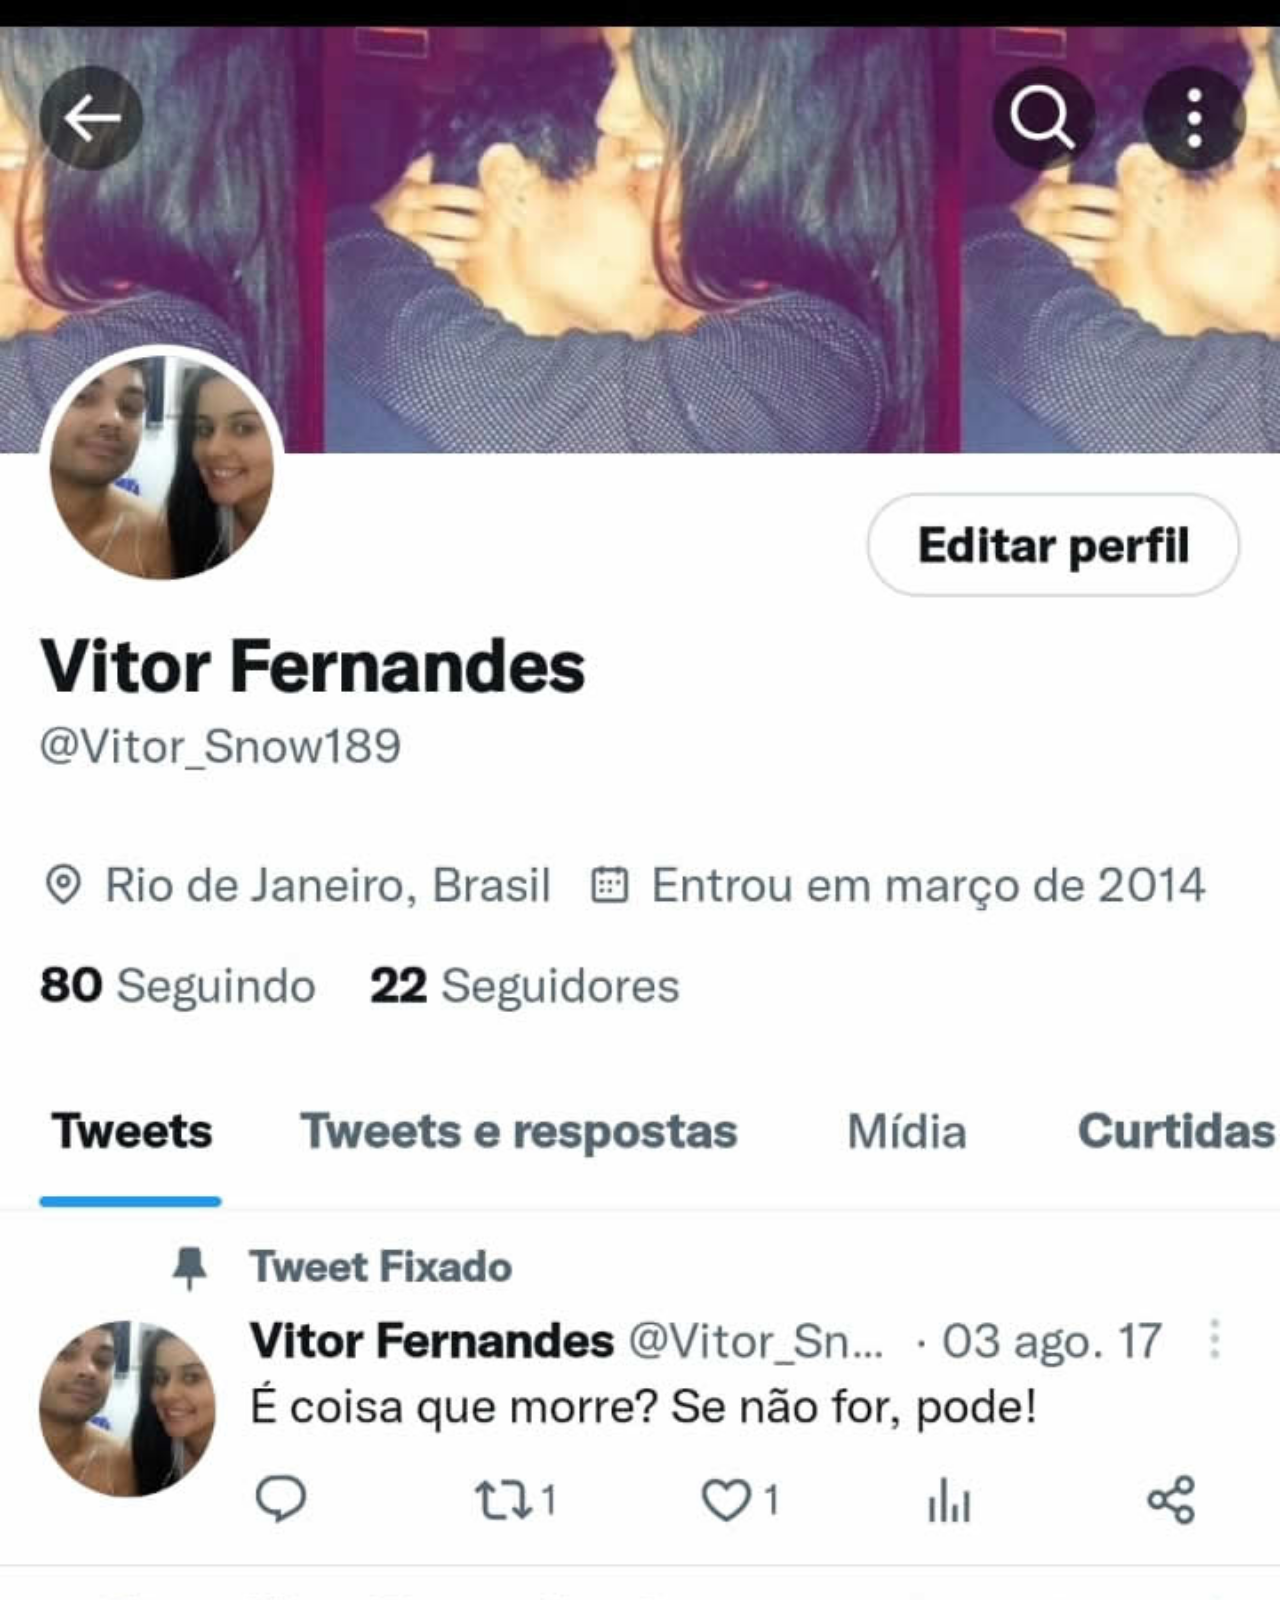
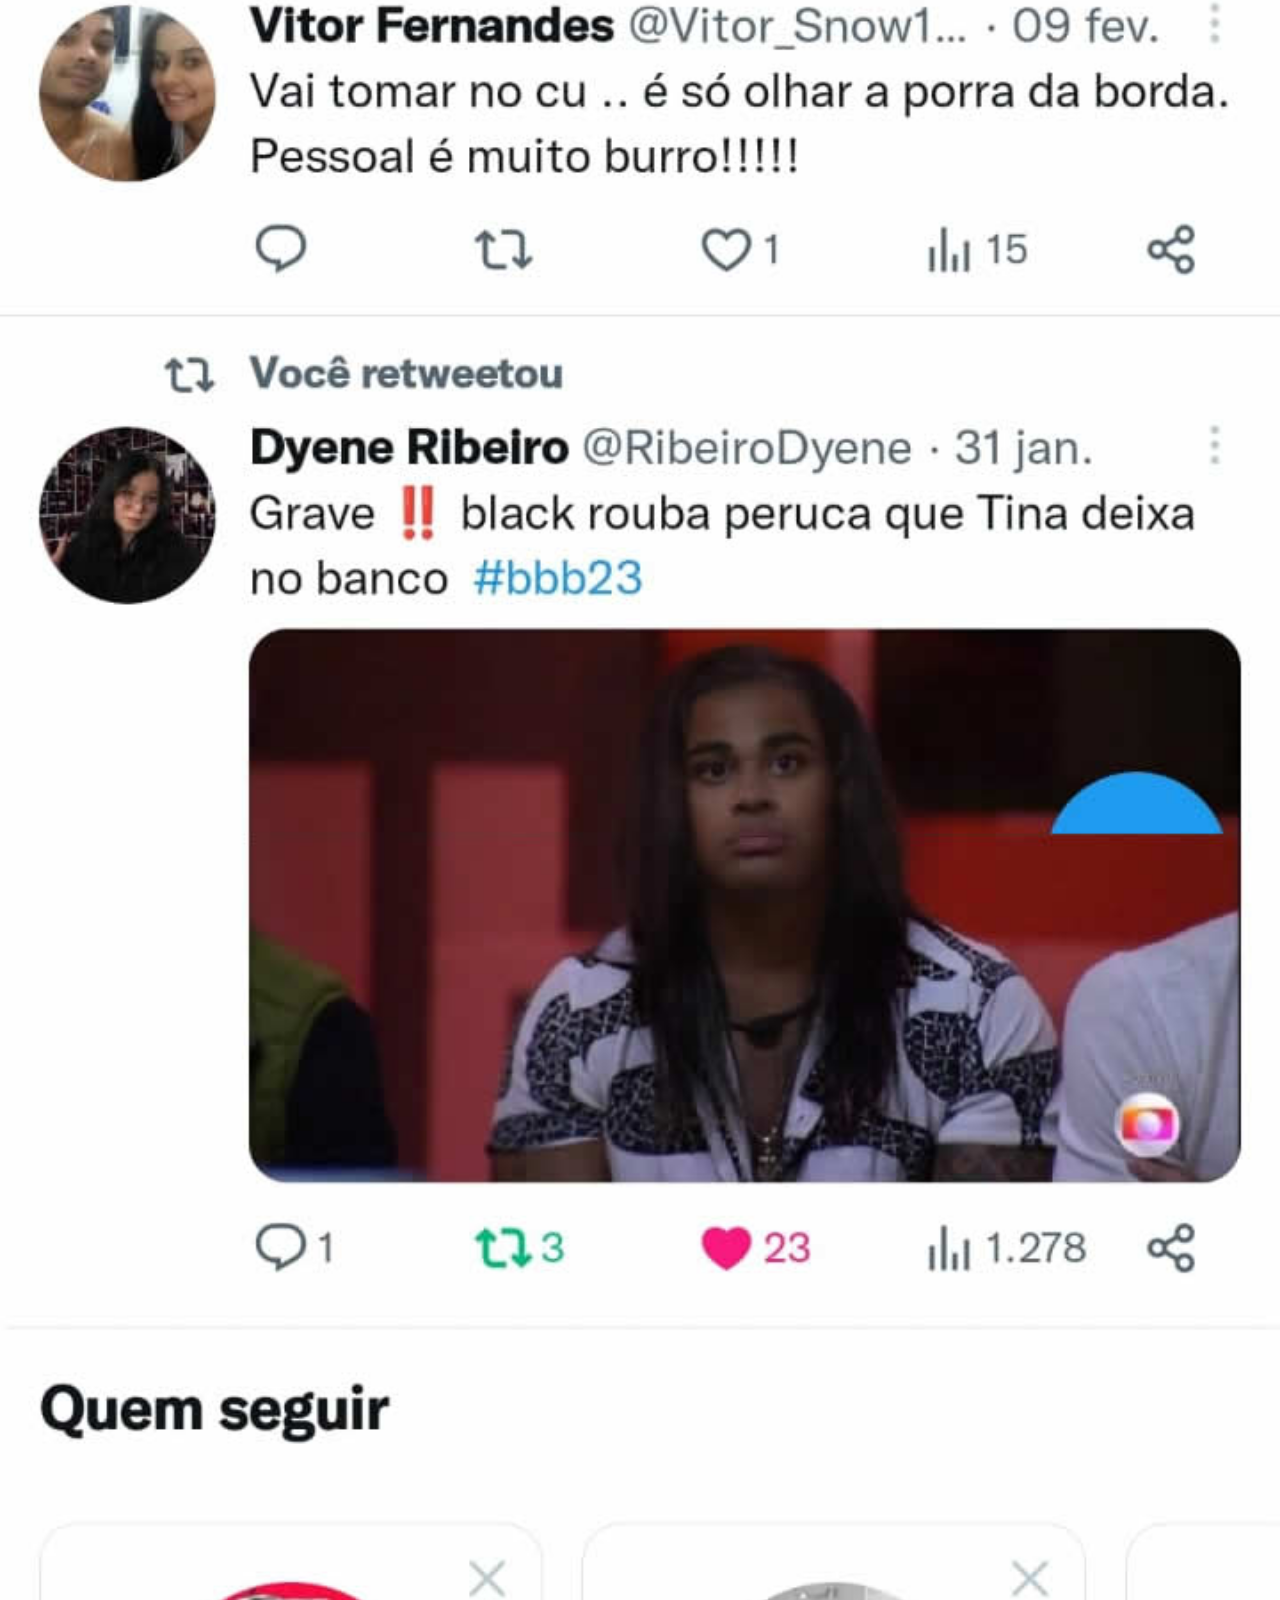
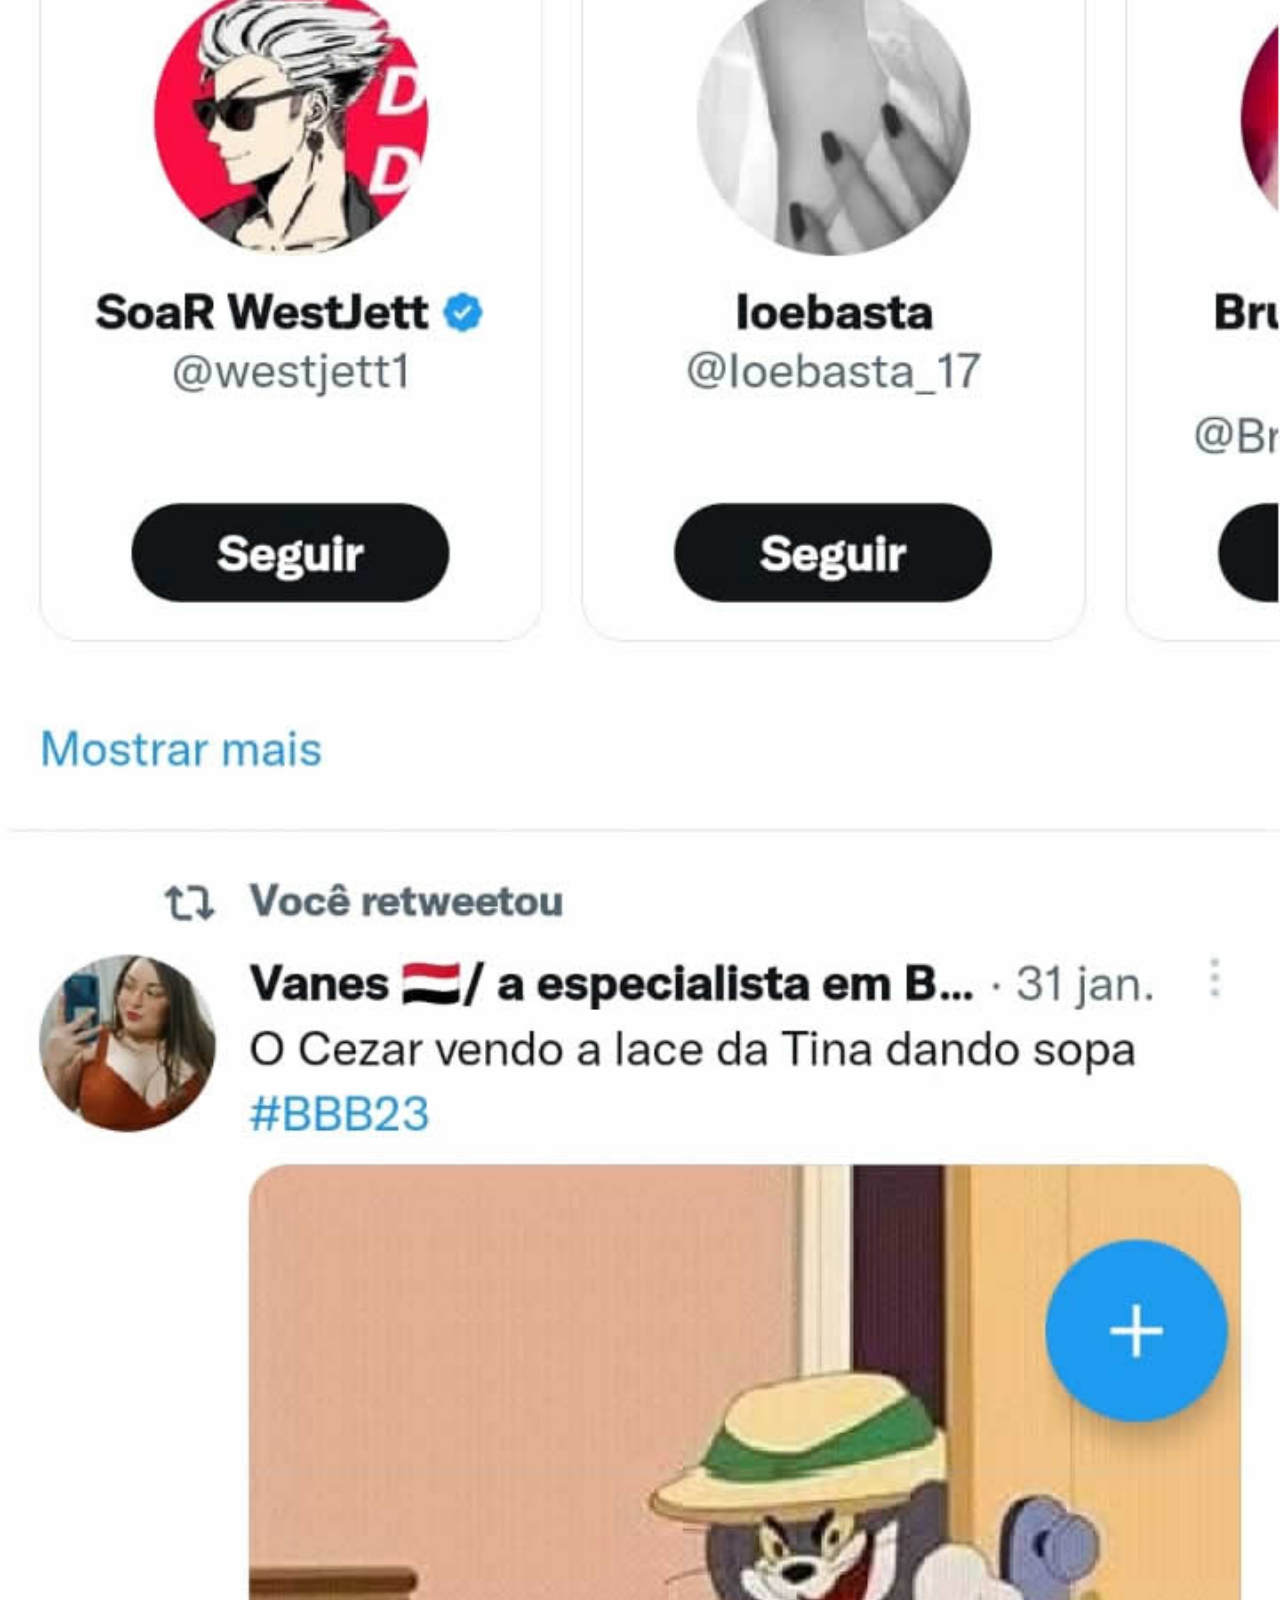
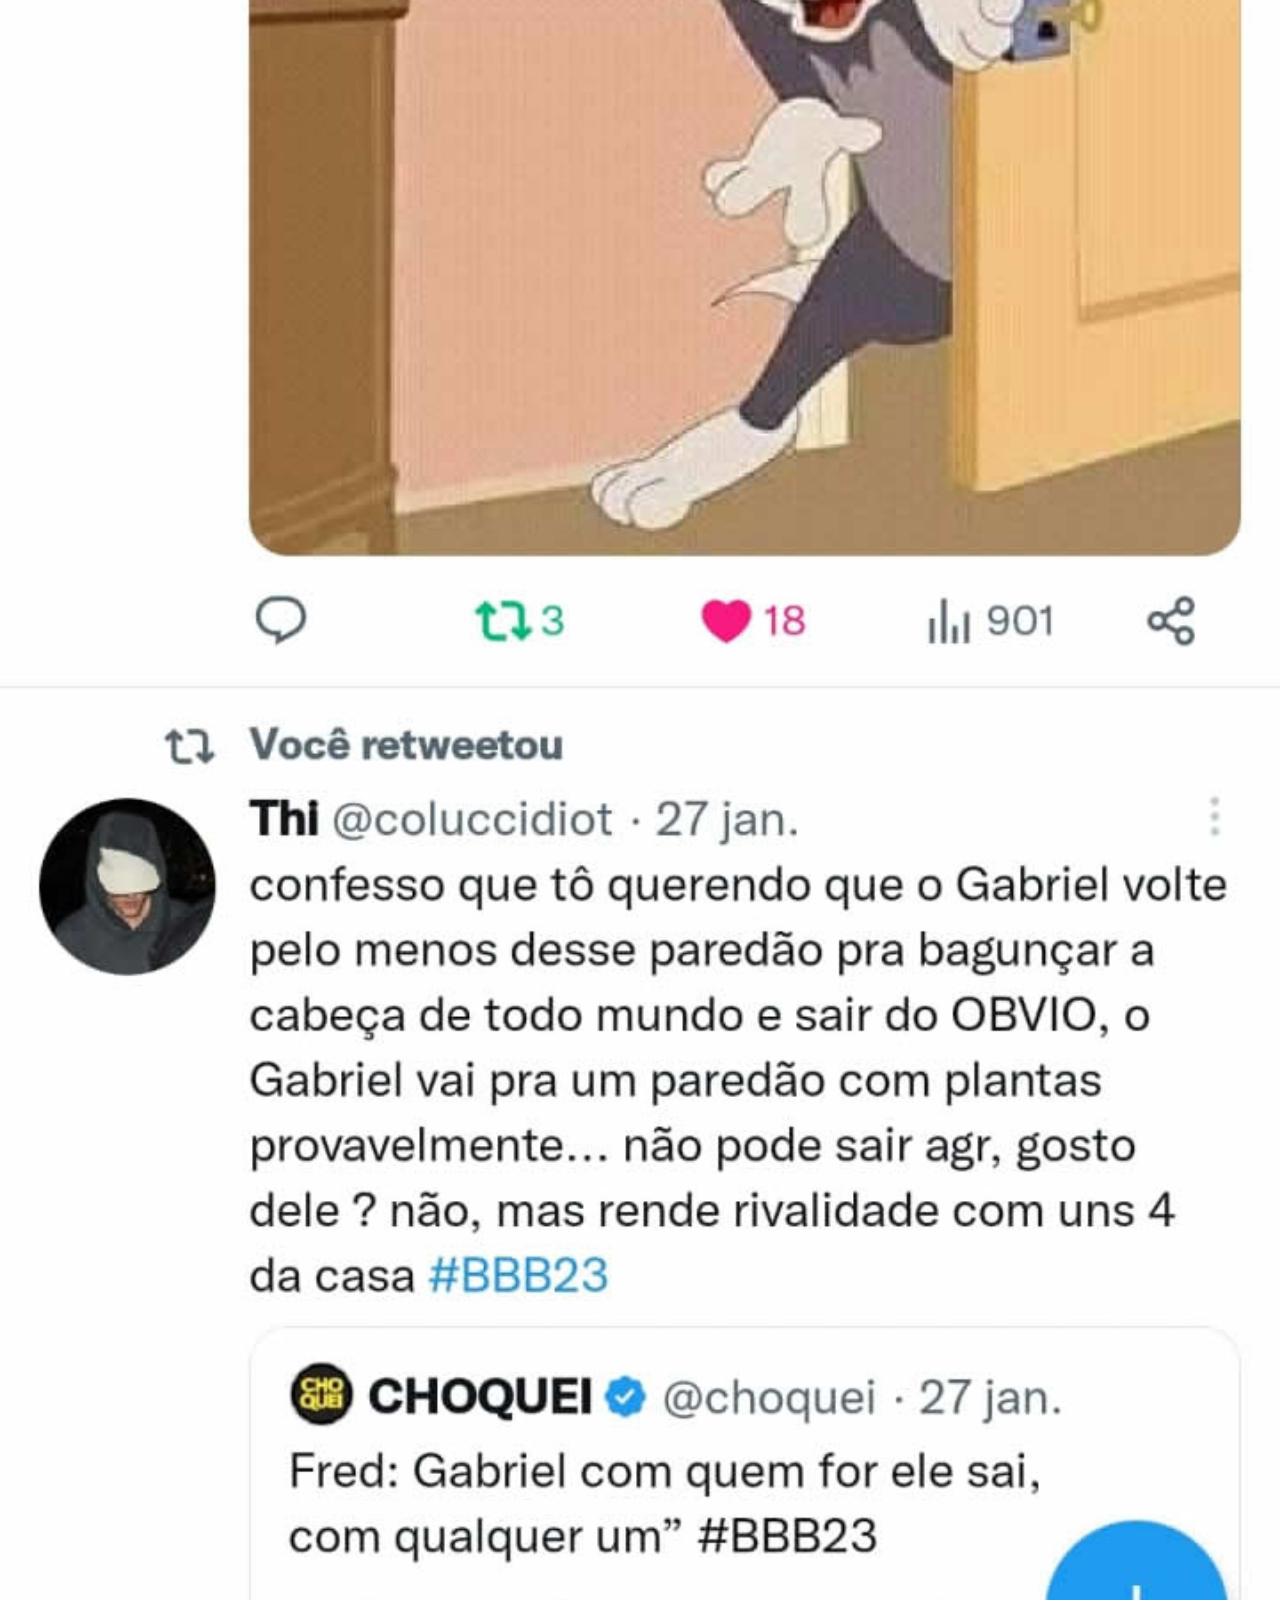
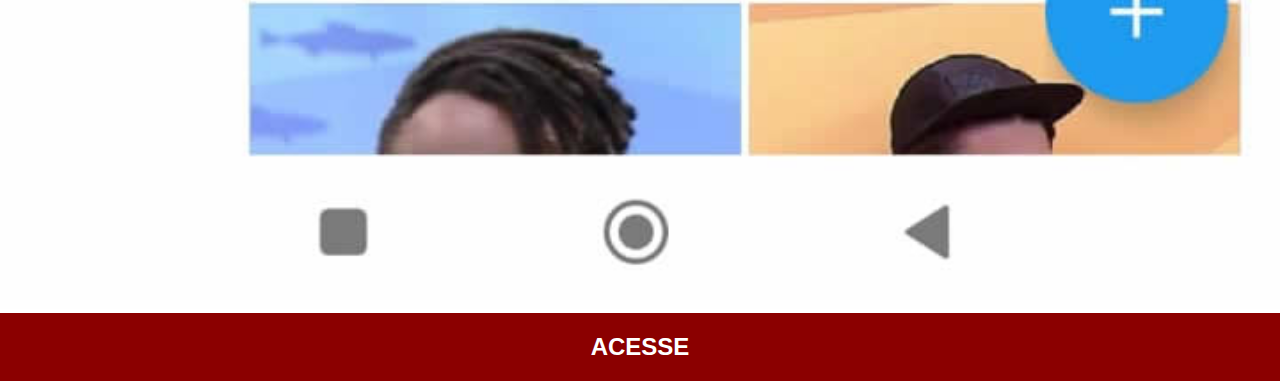
<file: redesocial/twitter.html>
<!DOCTYPE html>
<html lang="pt-br">
<head>
    <meta charset="UTF-8">
    <meta http-equiv="X-UA-Compatible" content="IE=edge">
    <meta name="viewport" content="width=device-width, initial-scale=1.0">
    <title>Twitter</title>
    <link rel="stylesheet" href="estilo/social.css">
</head>
<body>
    <img src="imagens/tt.jpg" alt="Twitter">
    <a href="https://twitter.com/Vitor_Snow189" target="
    ">ACESSE</a>
    
</body>
</html>
</file>
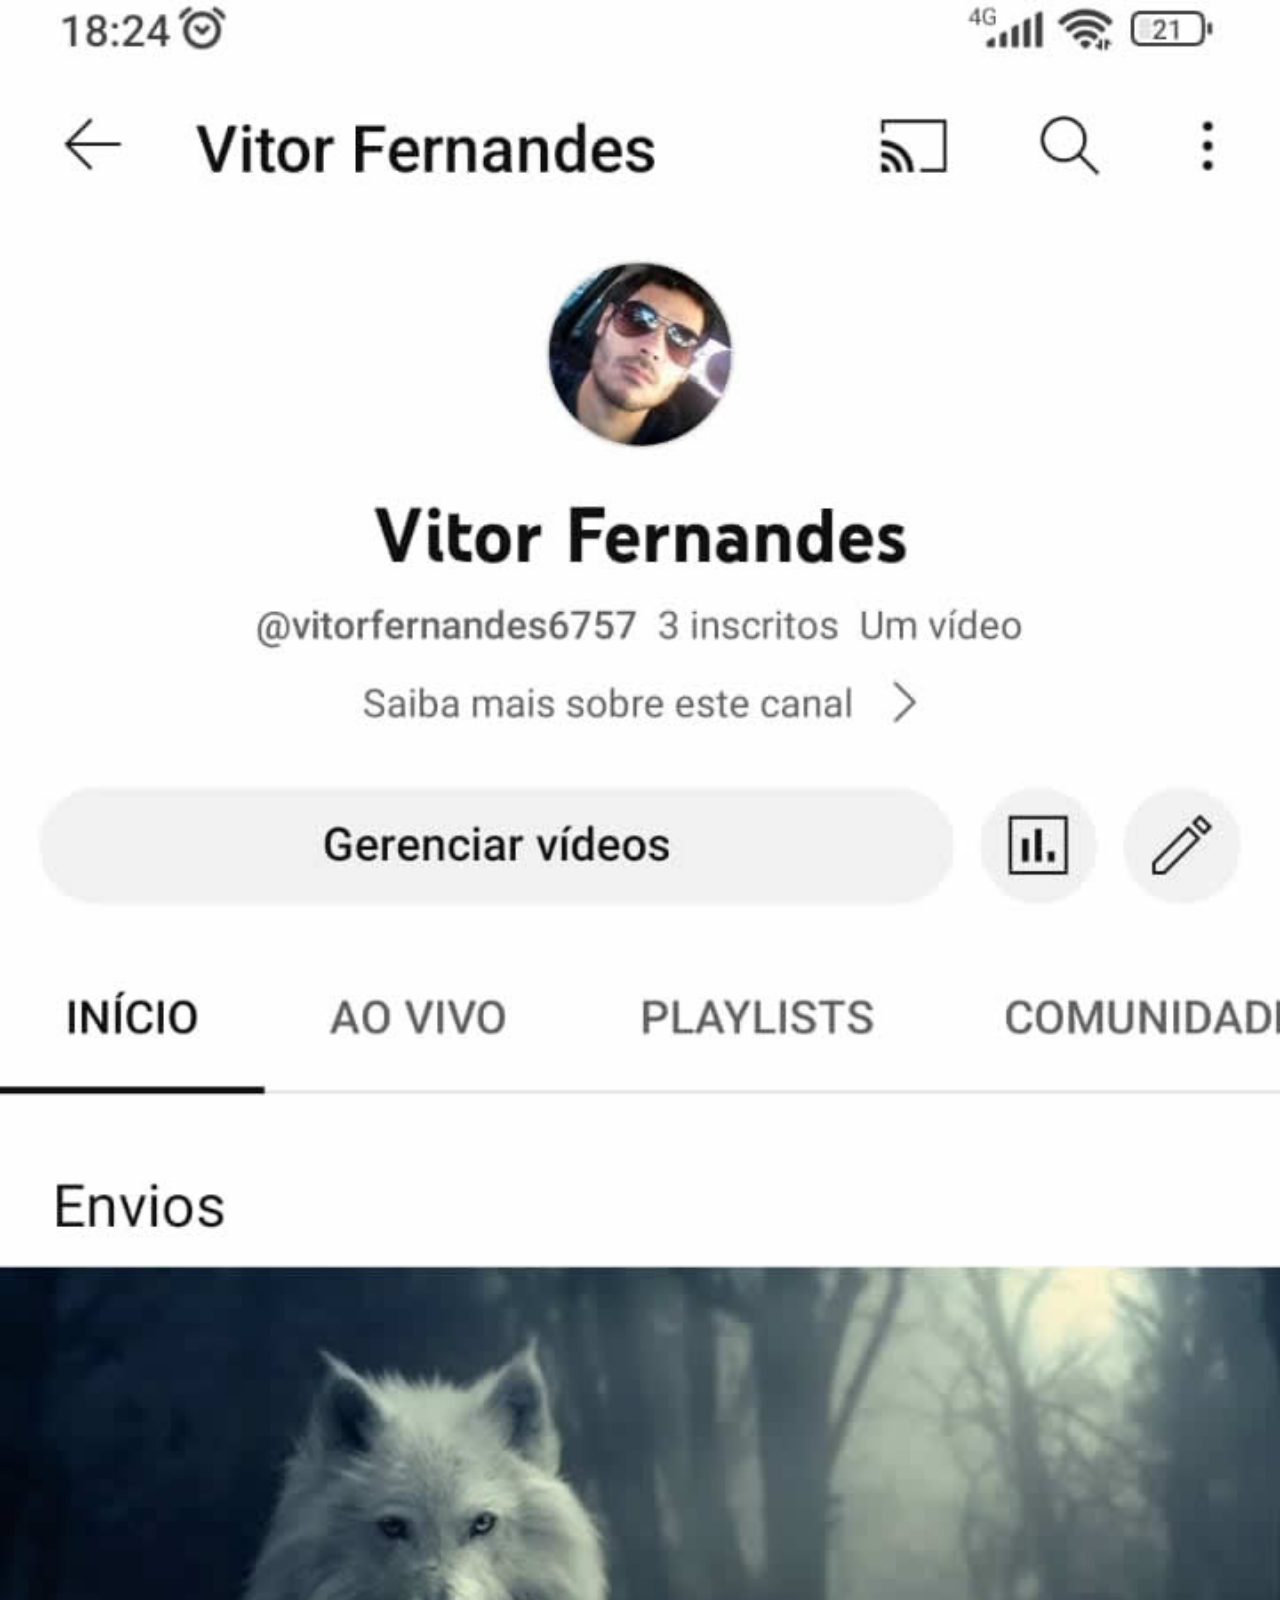
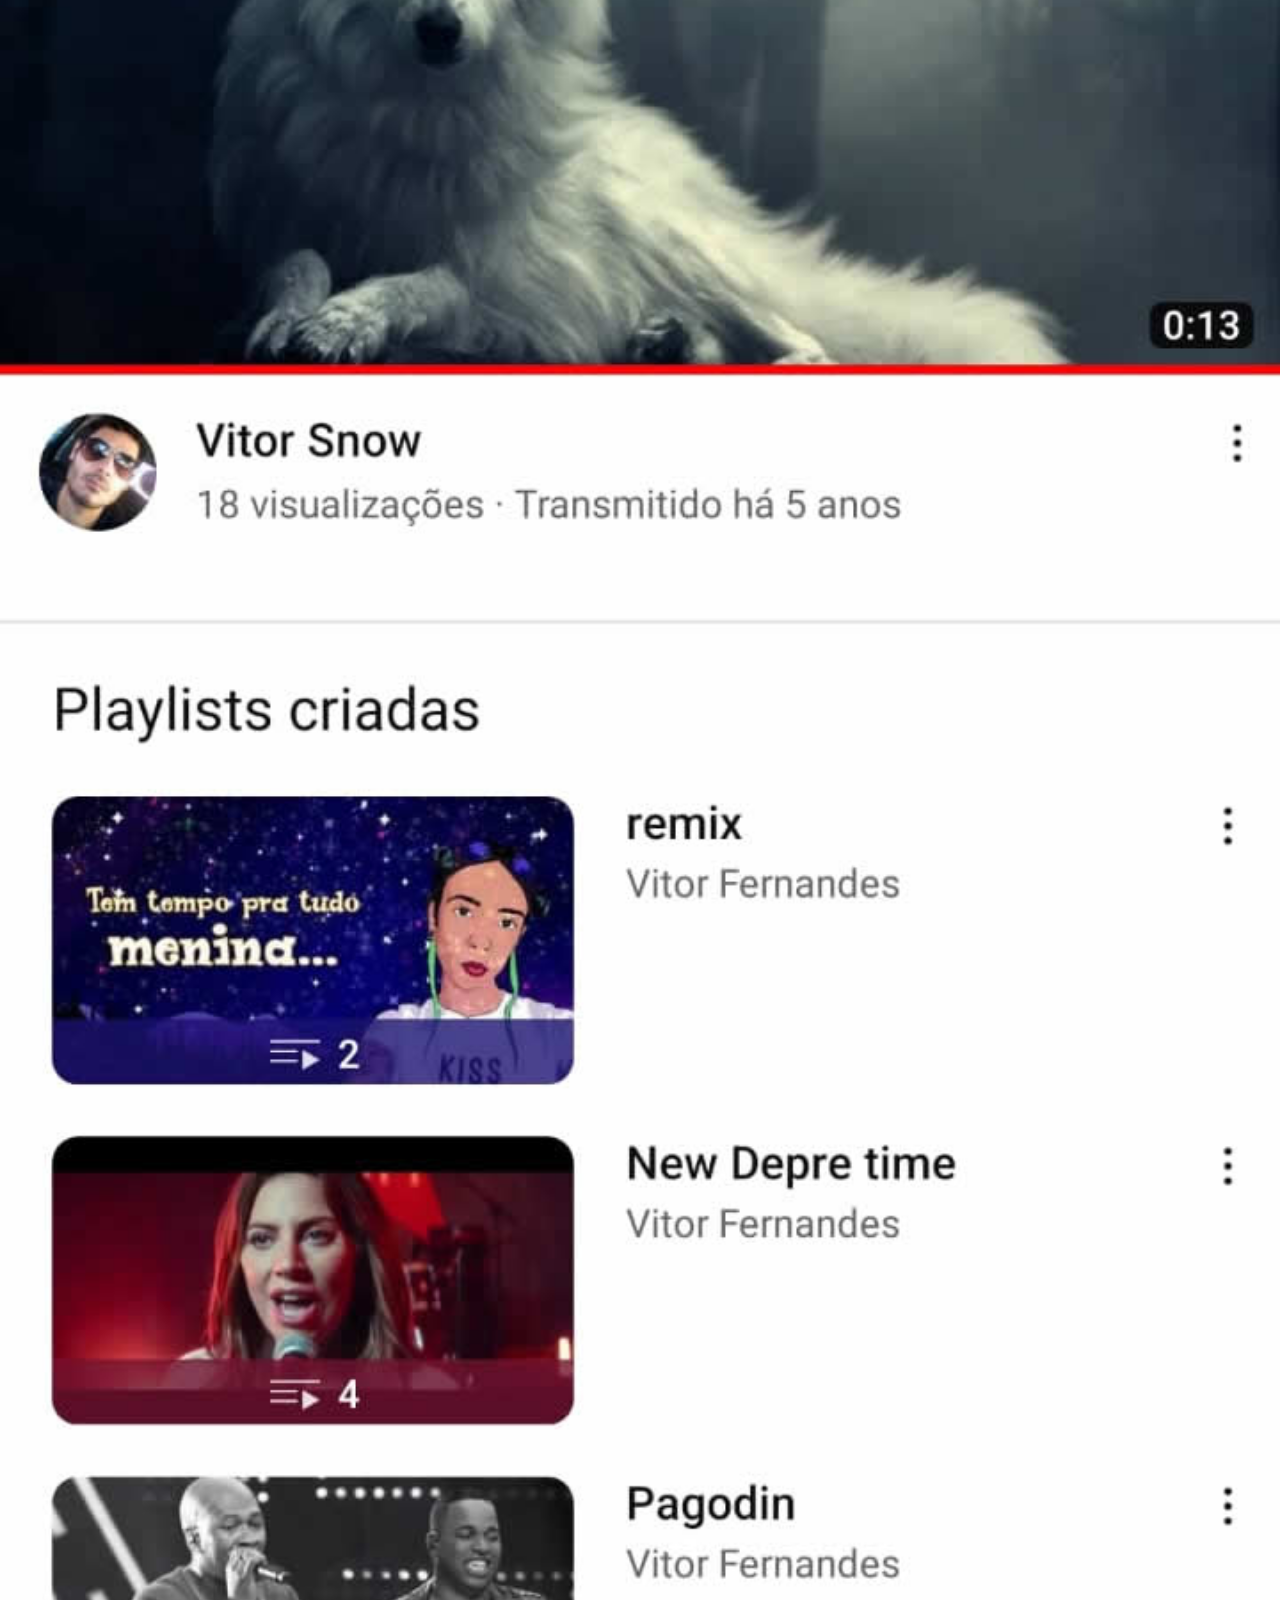
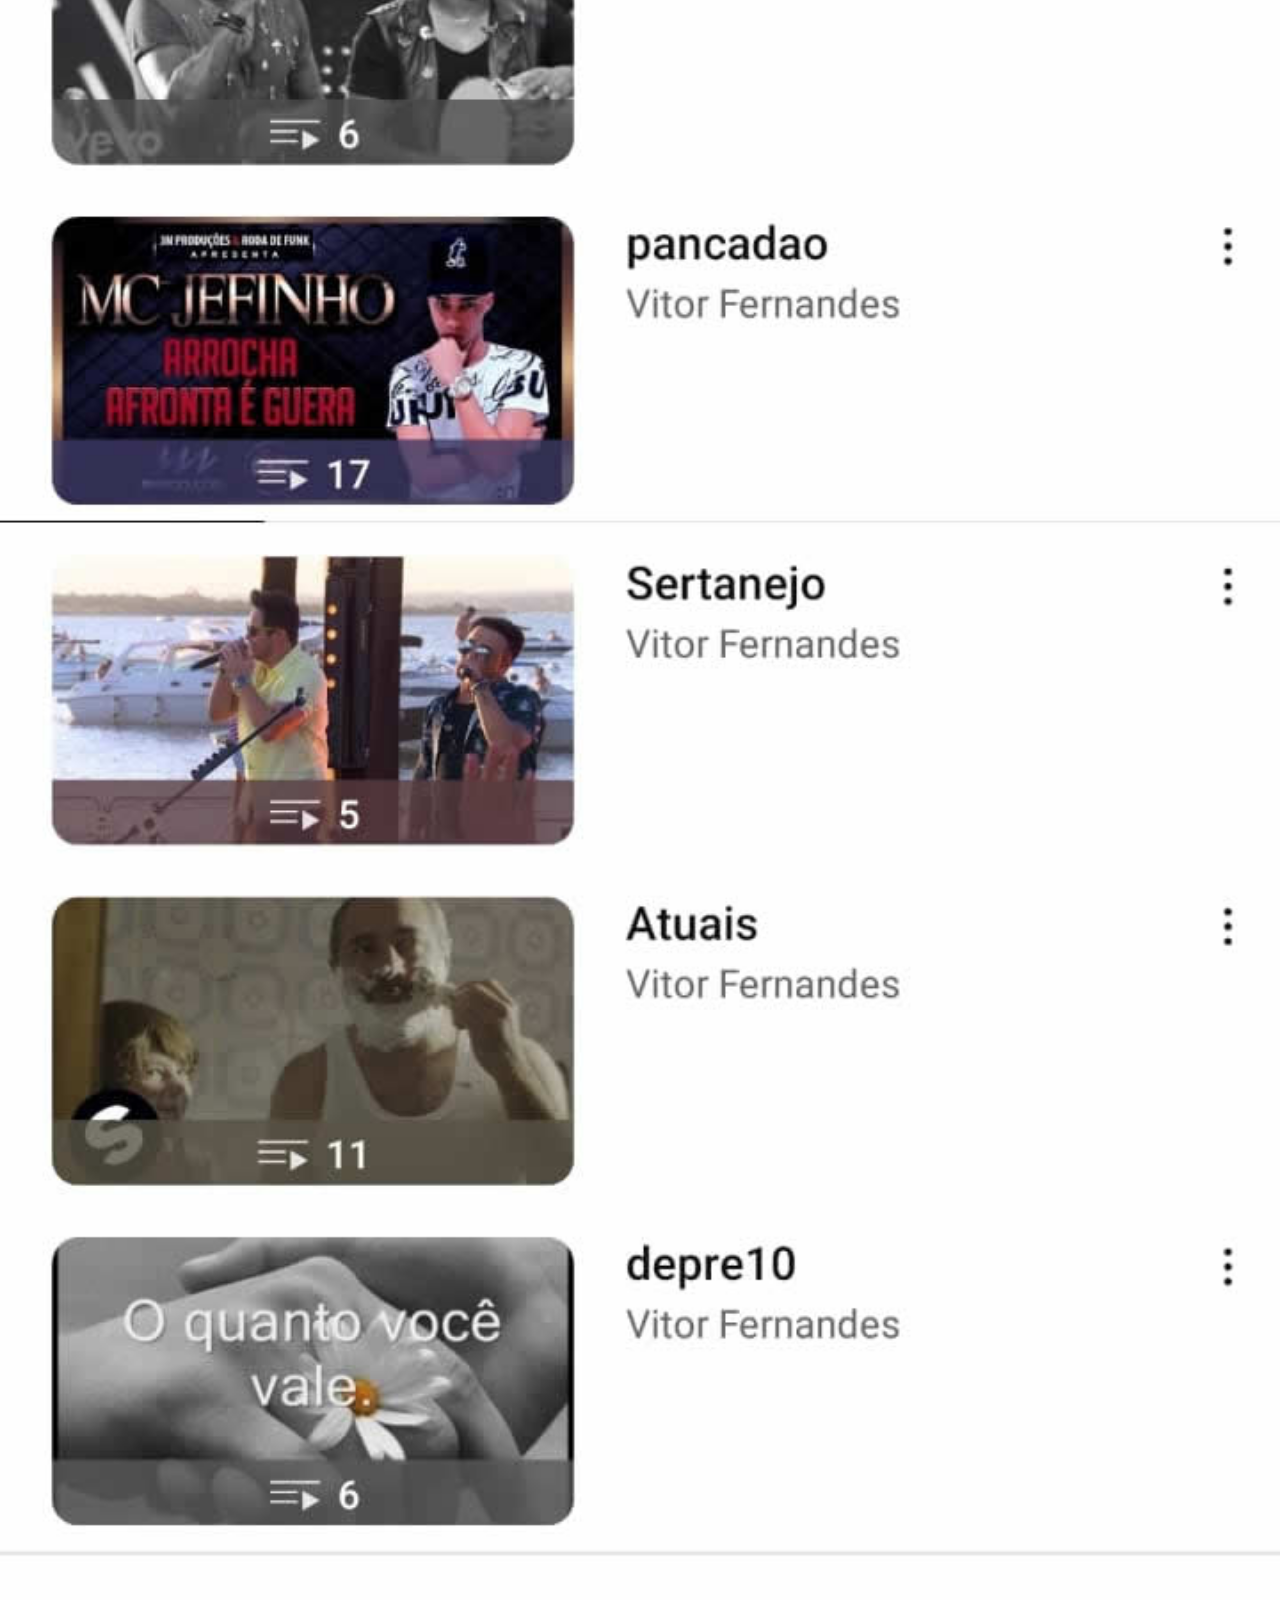
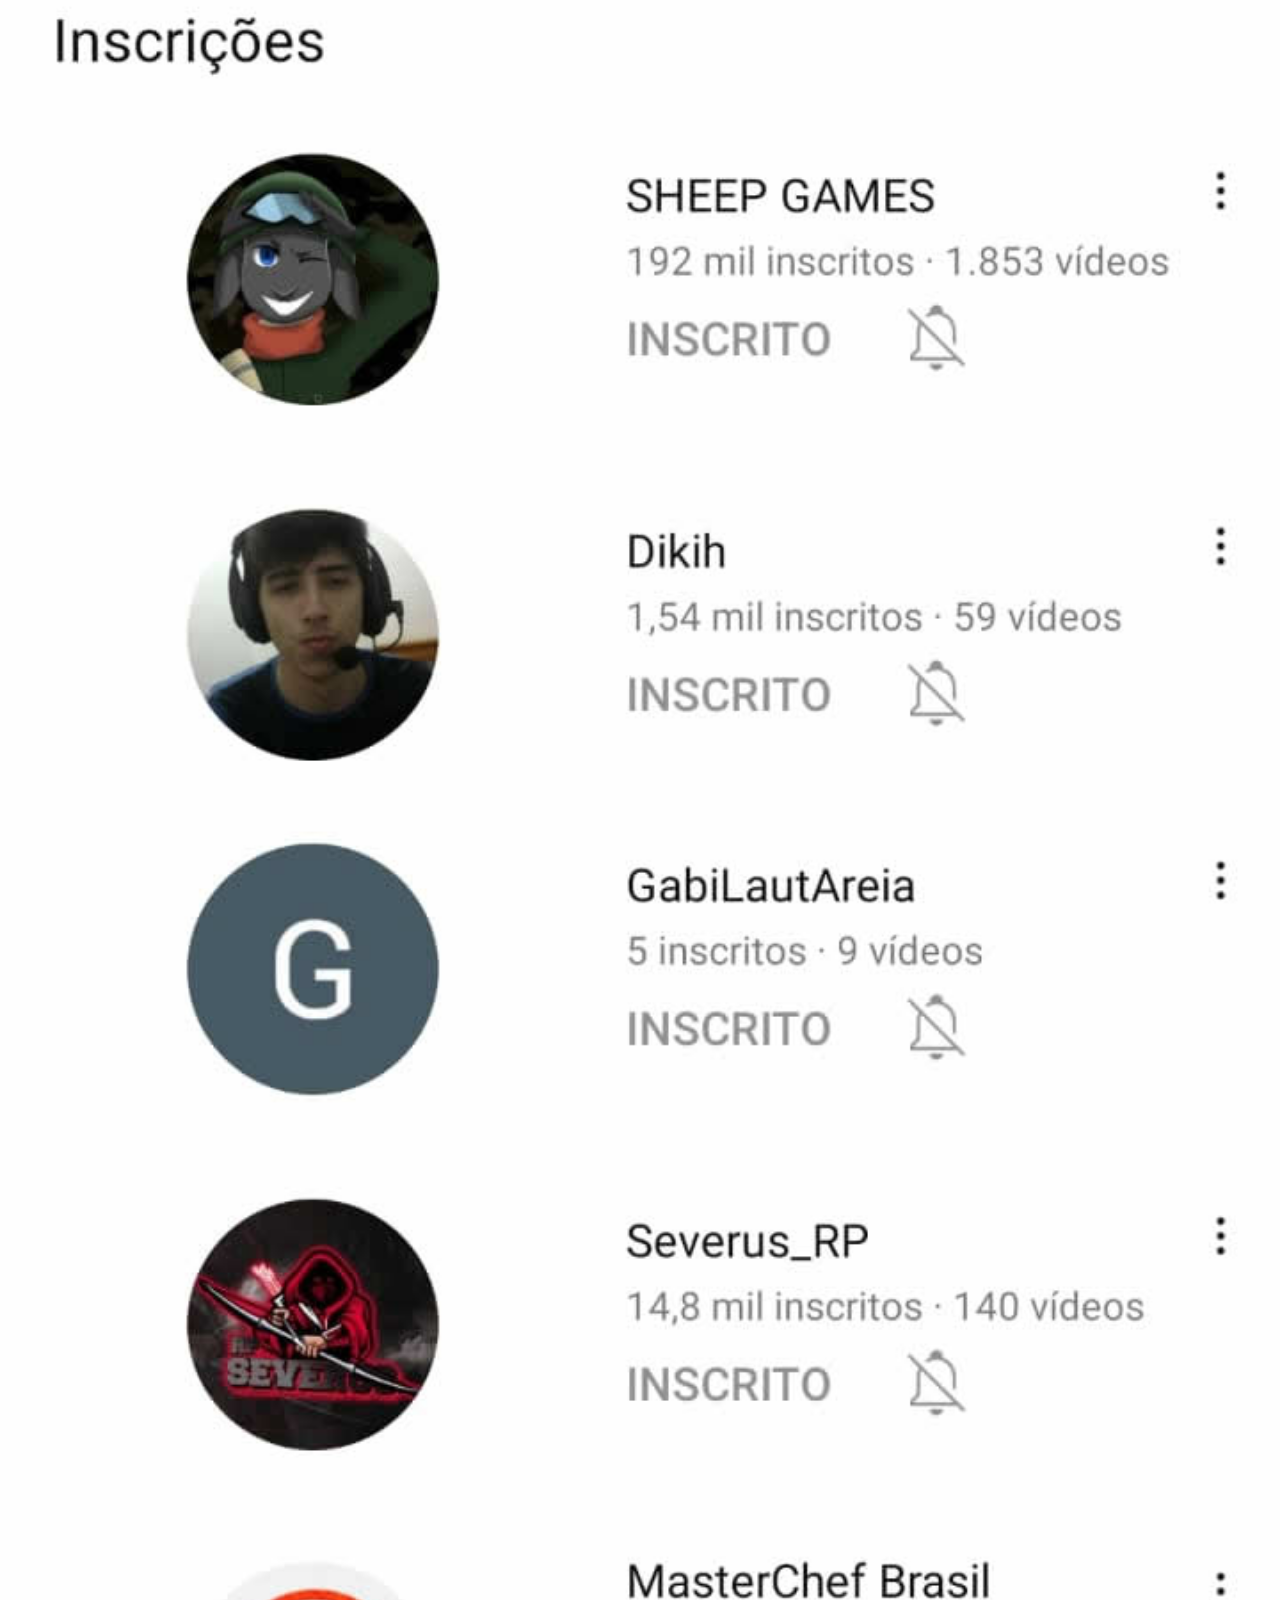
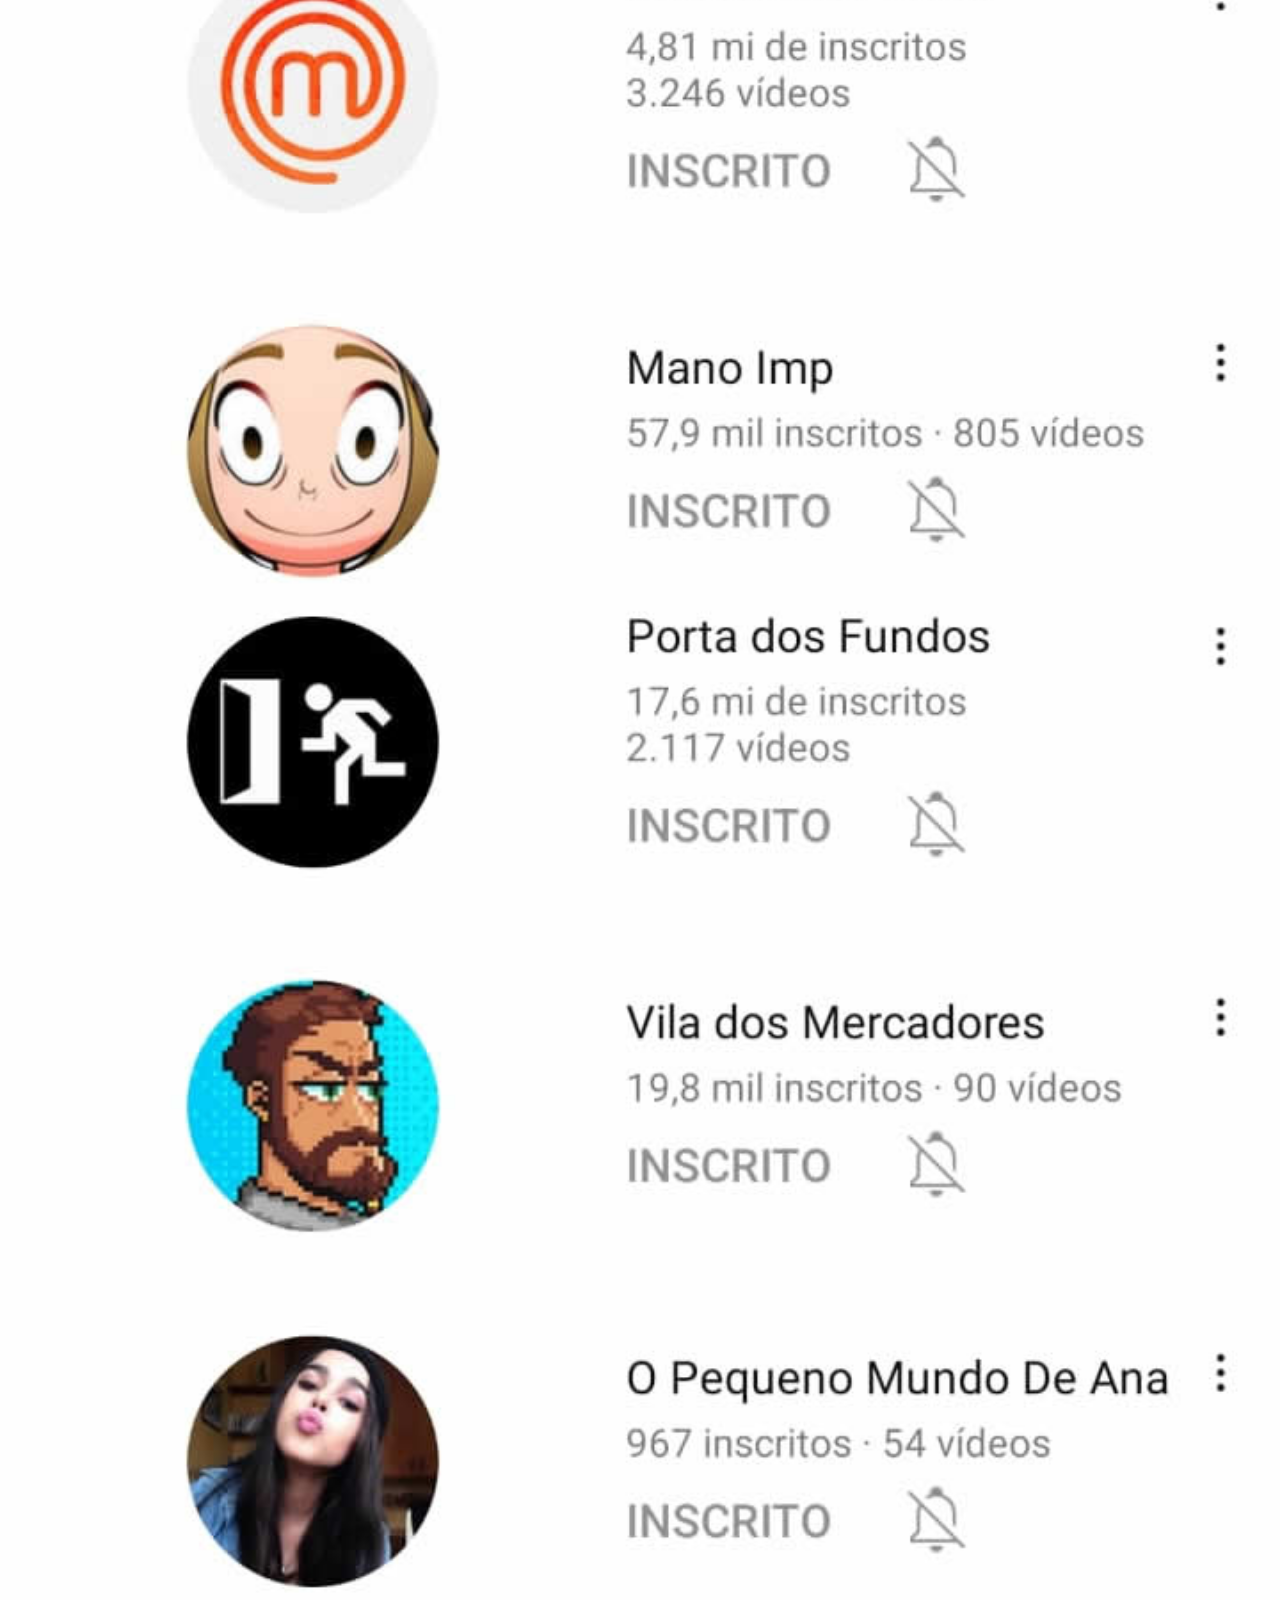
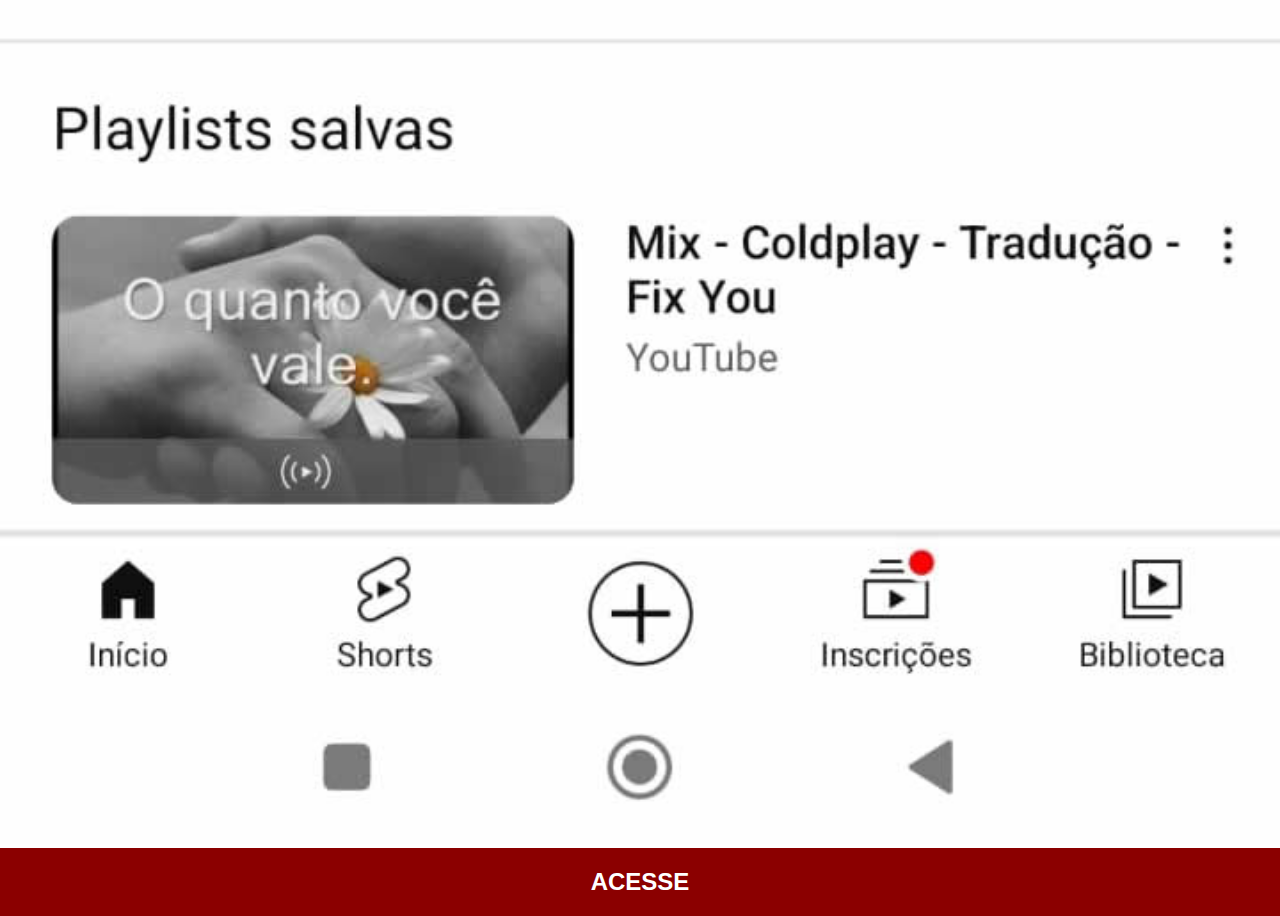
<file: redesocial/youtube.html>
<!DOCTYPE html>
<html lang="pt-br">
<head>
    <meta charset="UTF-8">
    <meta http-equiv="X-UA-Compatible" content="IE=edge">
    <meta name="viewport" content="width=device-width, initial-scale=1.0">
    <title>YouTube</title>
    <link rel="stylesheet" href="estilo/social.css">
</head>
<body>
    <img src="imagens/yt.jpg" alt="YouTube">
    <a href="https://www.youtube.com/channel/UCeOnD49I1FmlpYVgxh0UIvg" target="_blank">ACESSE</a>
    
</body>
</html>
</file>
<file: redesocial/estilo/style.css>
@charset "UTF-8";

*{
    margin: 0px;
    padding: 0px;
    font-family: Arial, Helvetica, sans-serif;
}

html, body {
    background-color: black;
    width: 100vw;
    height: 100vh;

}
body {
    background: url(../imagens/fundo-madeira.jpg) no-repeat, top center;
    background-size: cover;
    background-attachment: fixed;
}
main {
    position: relative;
    height:100vh;
    
}
section#telefone {
    position: absolute;
    top: 50%;
    left: 50%;
    transform: translate(-50%,-50%);
    background: url(../imagens/frame-iphone.png) no-repeat;
    width: 311px;
    height: 627px;
}
iframe#tela {
    position: absolute;
    top: 79px;
    left: 21px;
    width: 268px;
    height: 472px;
}
section#rede > a > img {
    width: 50px;
    margin: 10px;
    border-radius: 50%;
    box-shadow: 2px 2px 5px rgba(0, 0, 0, 0.700);
    box-sizing: border-box;

}
section#rede {
    text-align: right;
}
section#rede > a >img:hover{
    border: 2px solid rgba(255, 255, 255, 0.700);
    transform: translate(-2px,-2px);
    box-shadow: 5px 5px 10px rgba(0, 0, 0, 0.700);
    transition: transform .3s, border .2s;

}
</file>
<file: redesocial/estilo/social.css>
@charset "UTF-8";


* {
    margin: 0px;
    padding: 0px;
    font-family: Arial, Helvetica, sans-serif;
}

::-webkit-scrollbar {
    width: 0px;
    height: 0px;
}
img {
    width: 100vw;
}
a {
    display: block;
    background-color: darkred;
    padding: 20px;
    text-align: center;
    color: white;
    font-weight: bolder;
    text-decoration: none;
    font-size: 1.5em;


}
a:hover {
    background-color: red;
}
</file>
